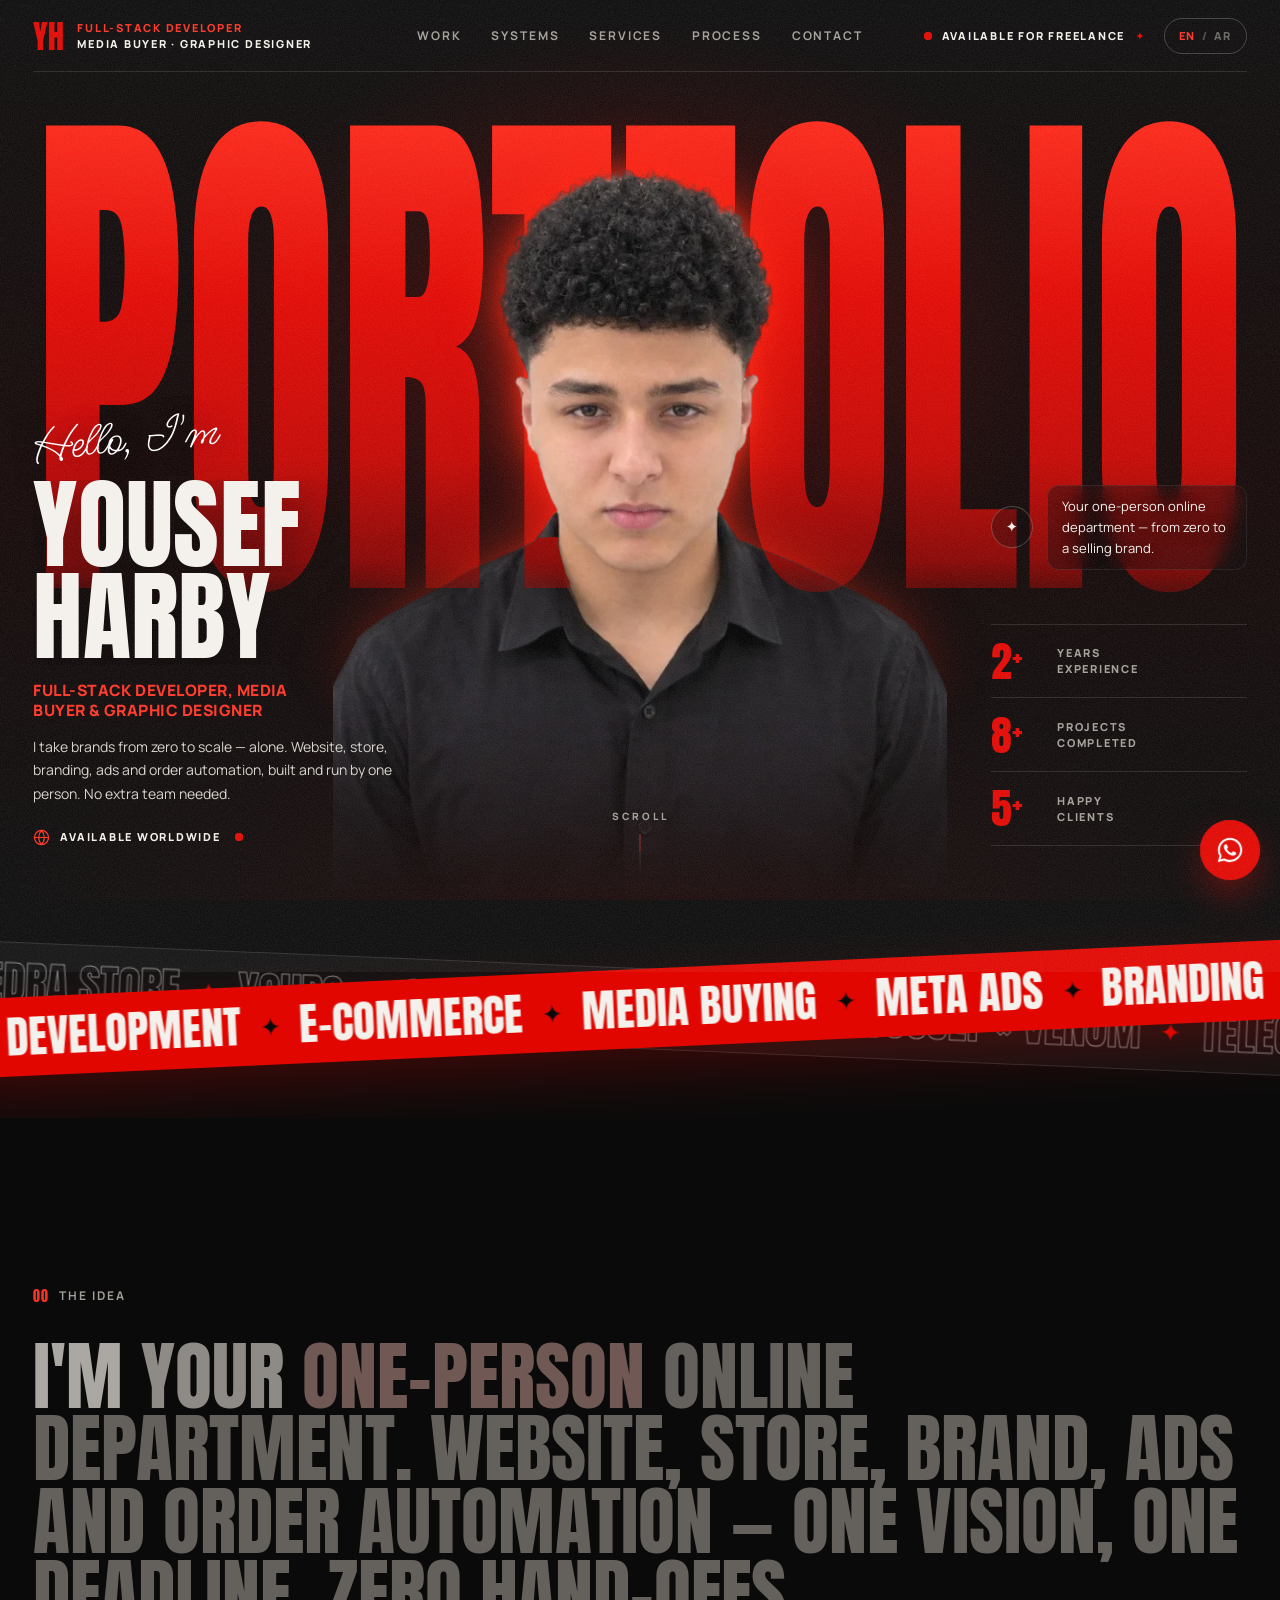
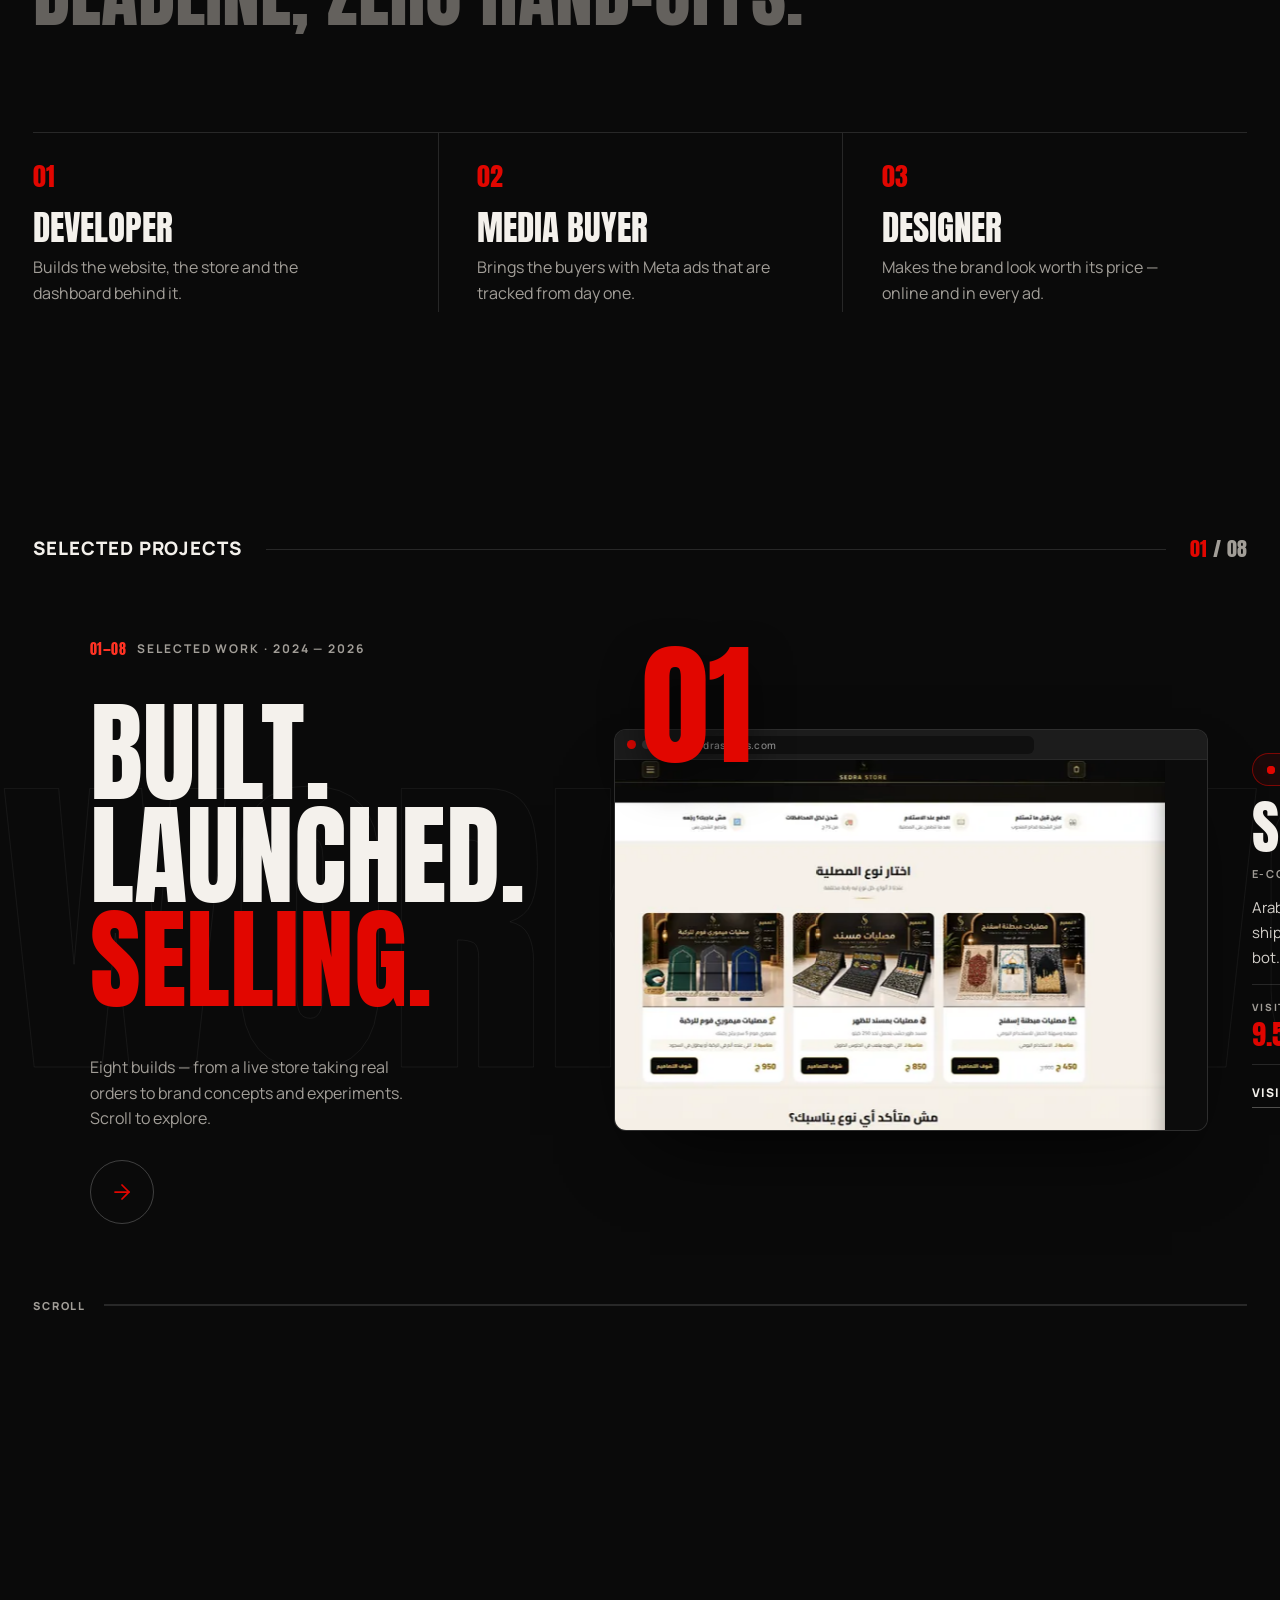
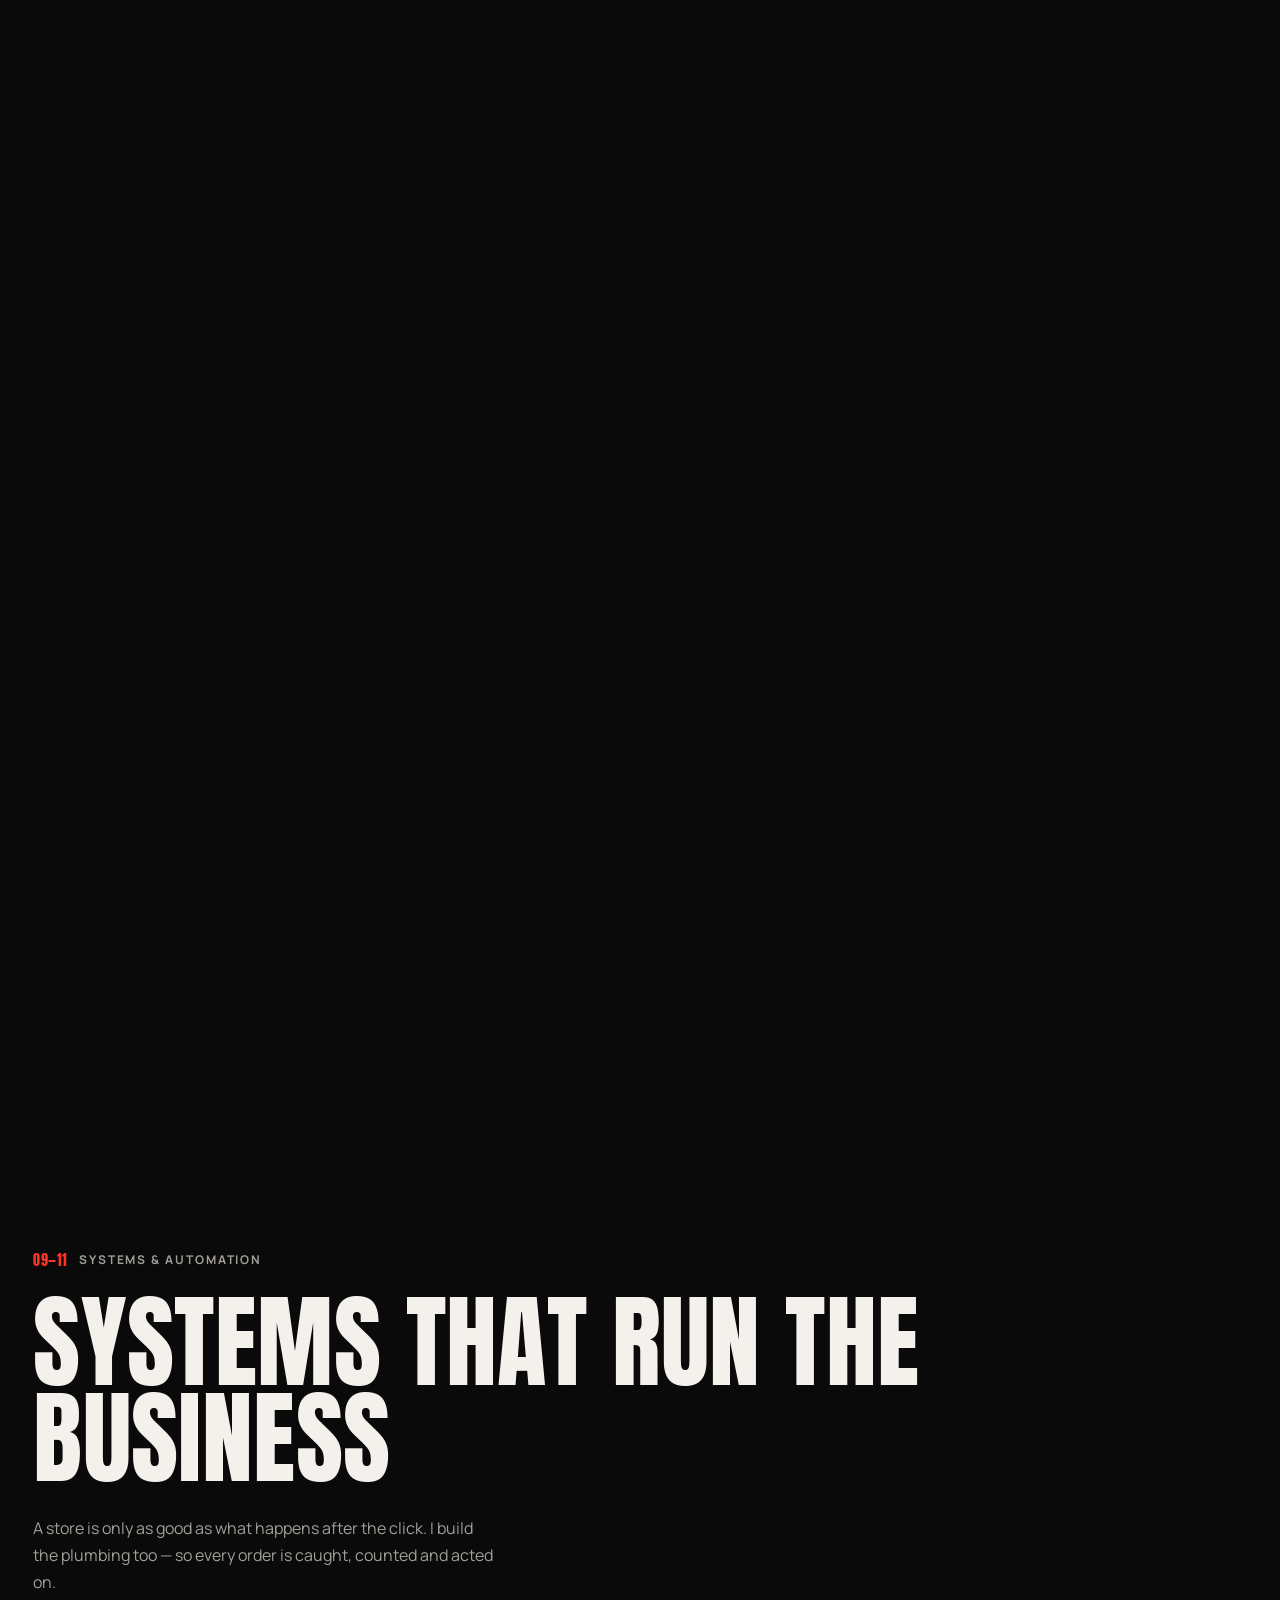
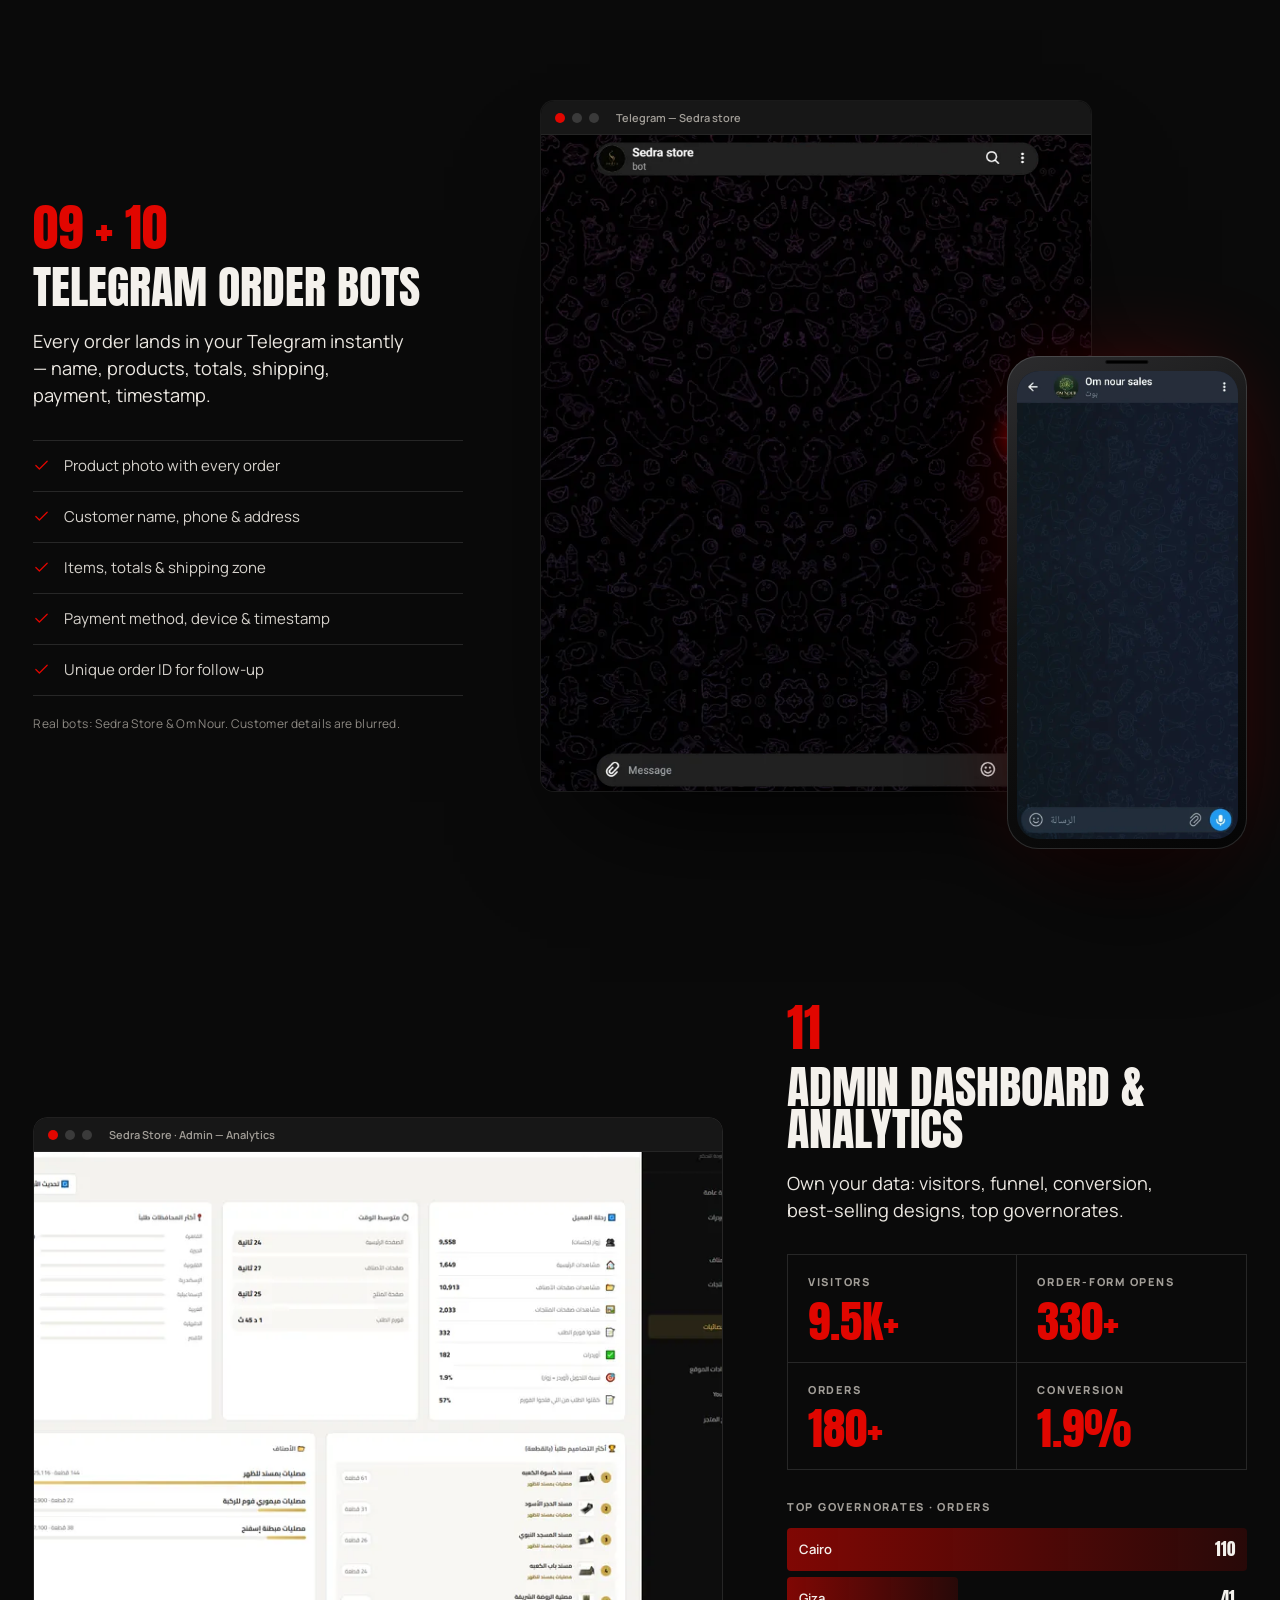
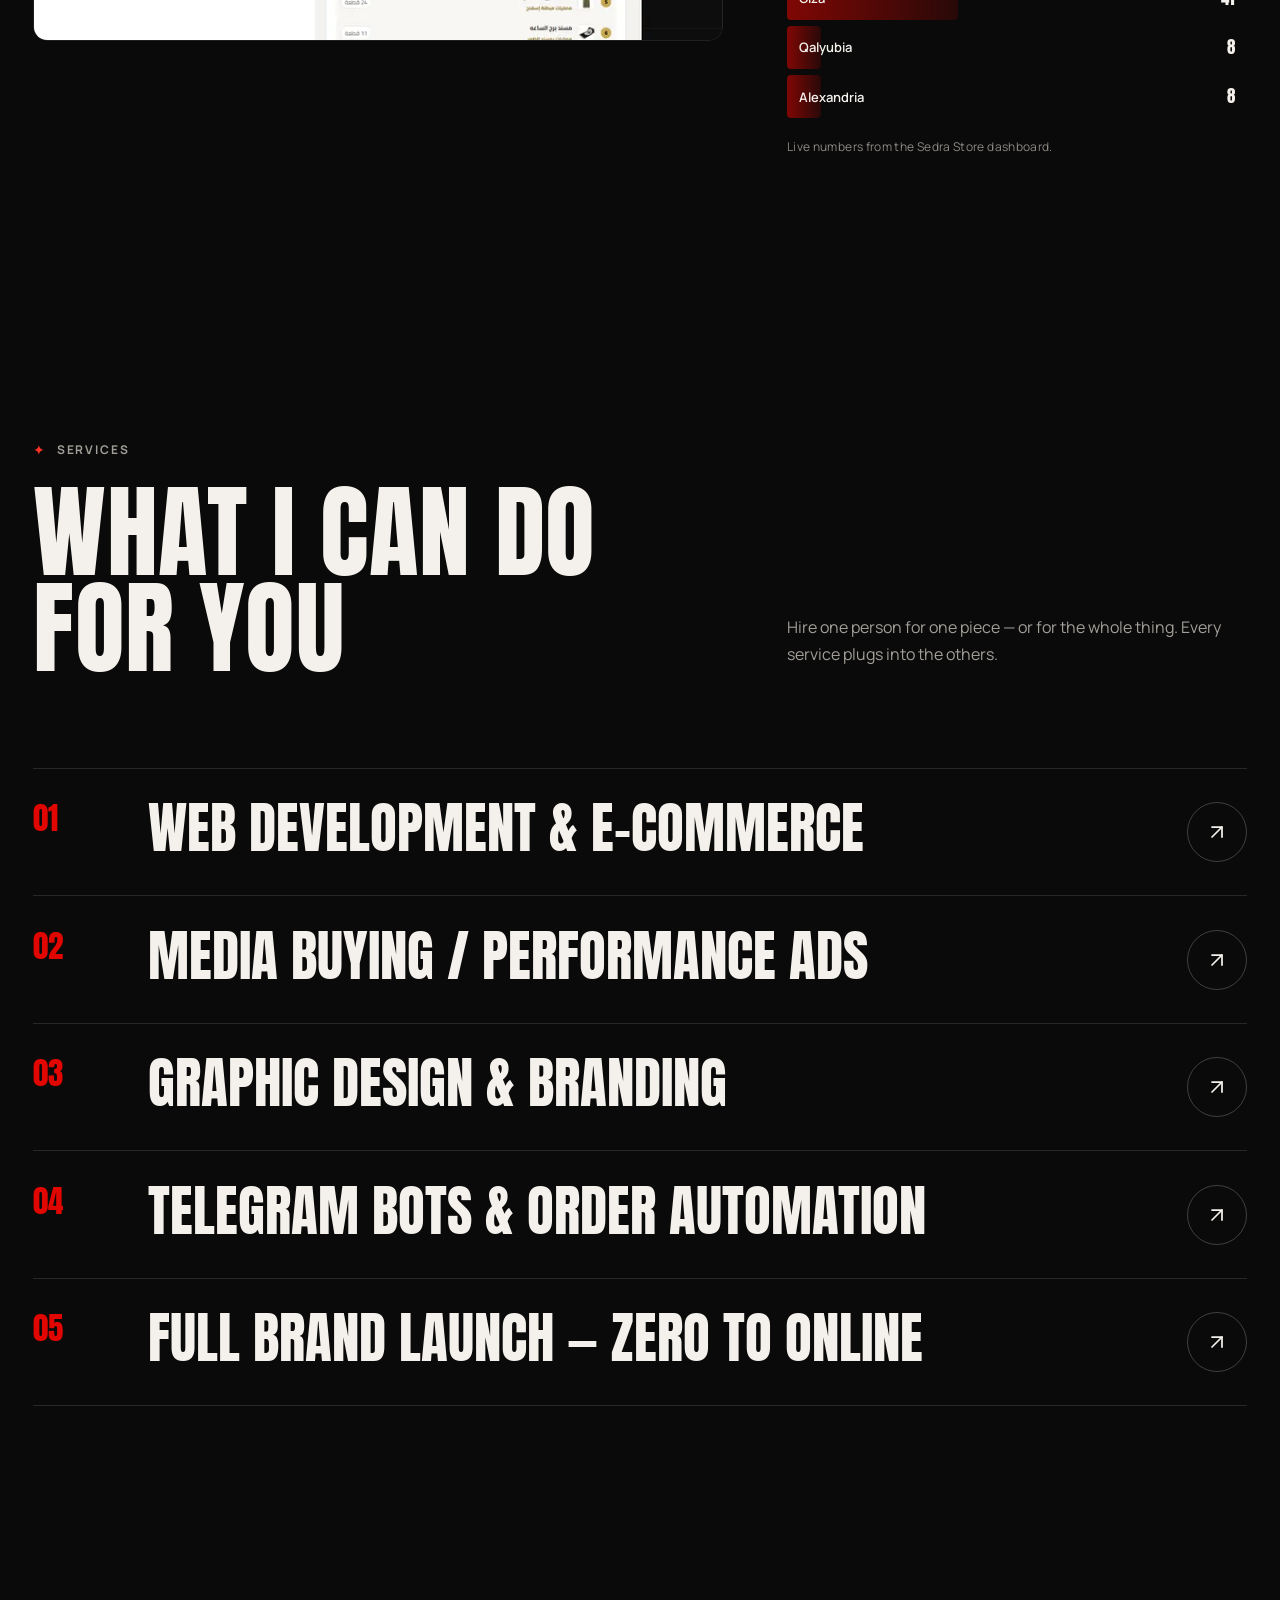
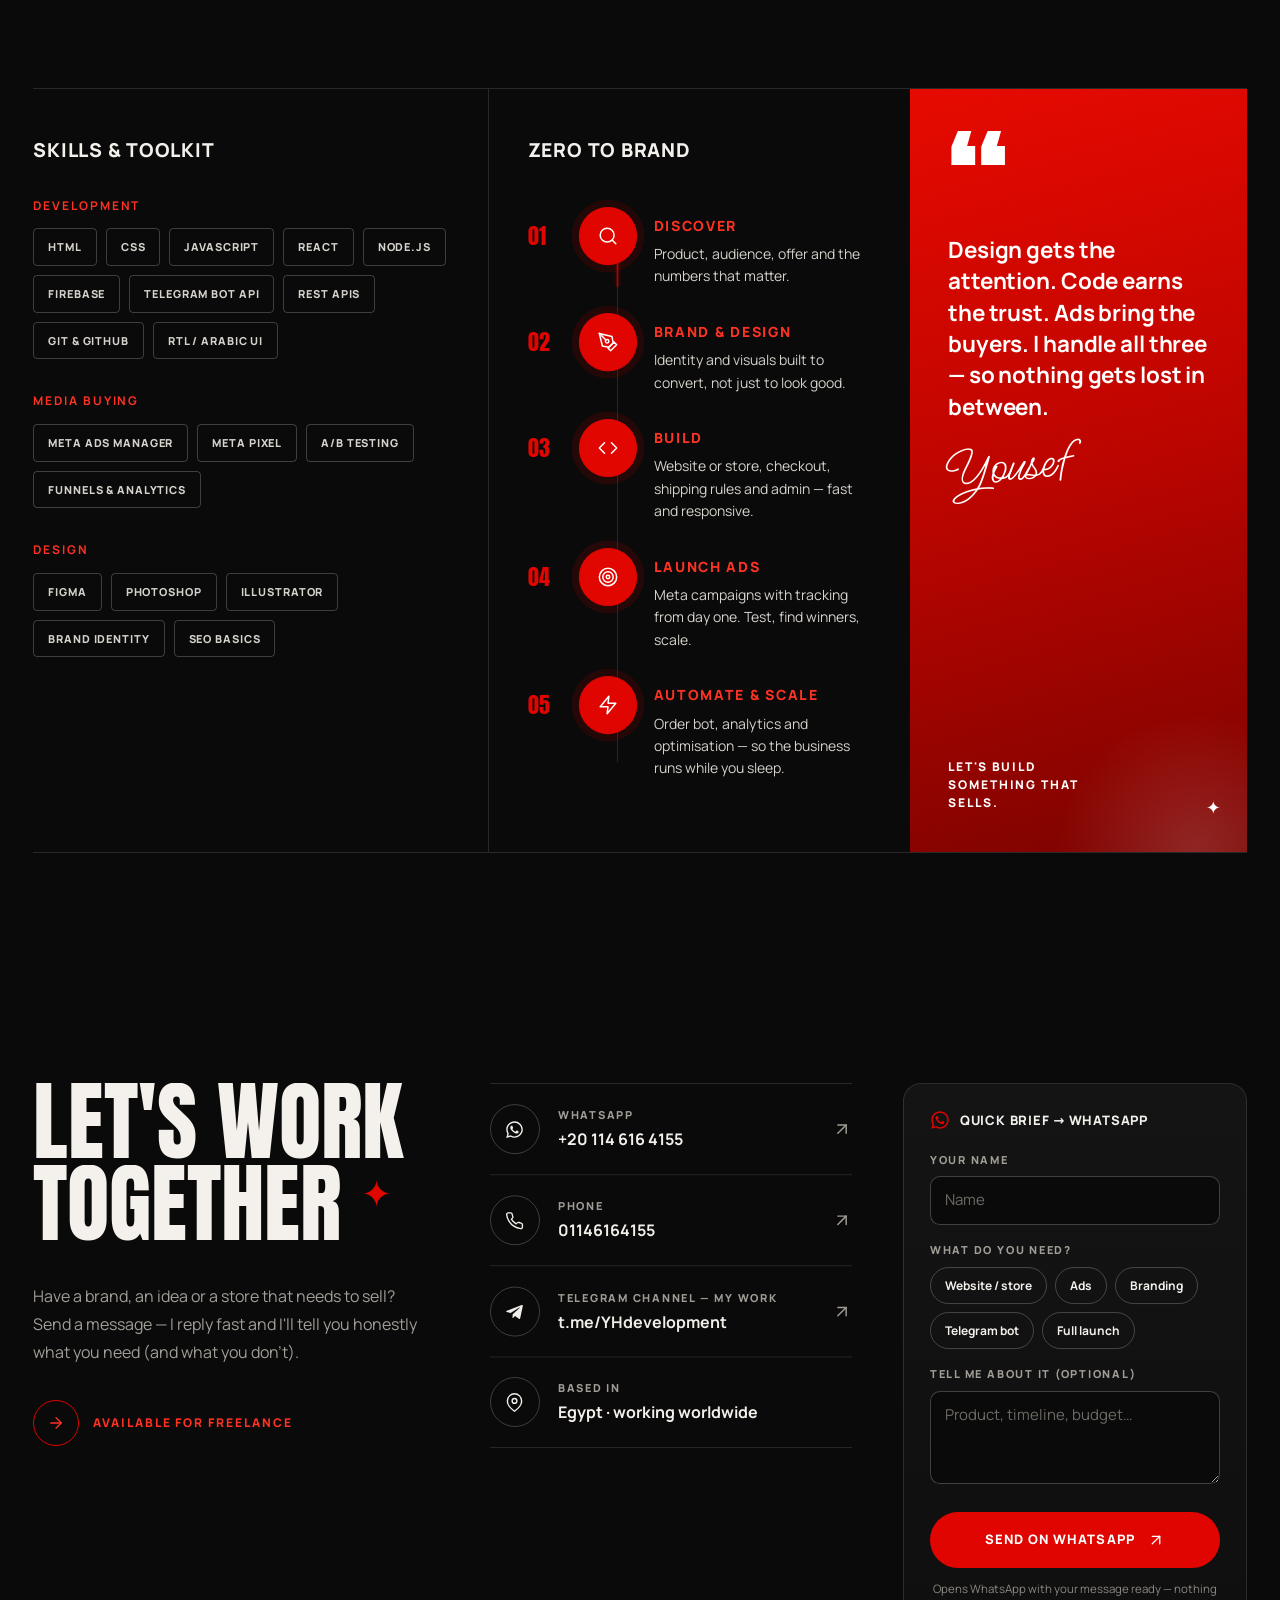
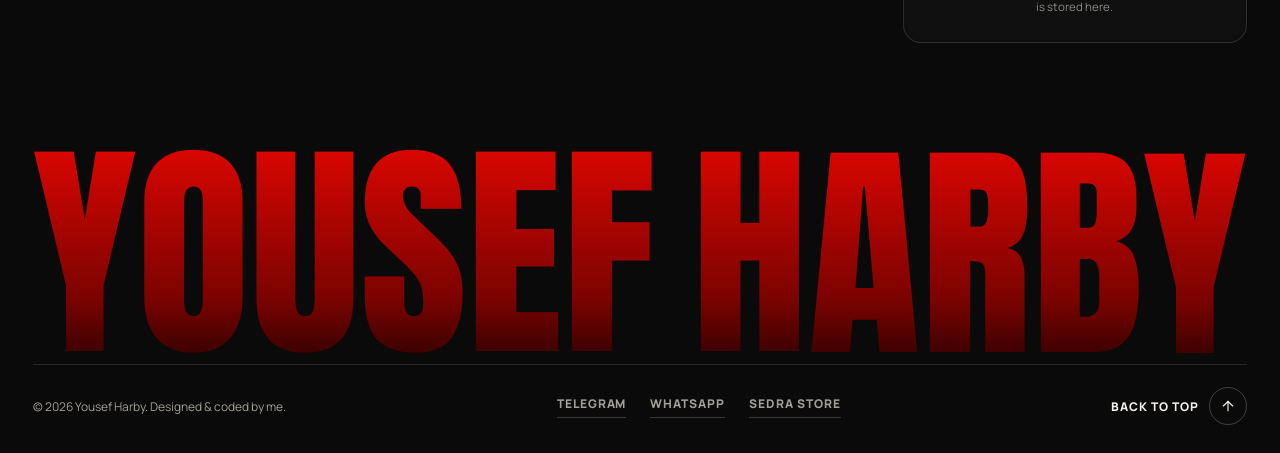
<file: index.html>
<!DOCTYPE html>
<html lang="en" dir="ltr">
<head>
  <meta charset="utf-8">
  <meta name="viewport" content="width=device-width, initial-scale=1, viewport-fit=cover">
  <title>Yousef Harby — Full-Stack Developer, Media Buyer &amp; Graphic Designer</title>
  <meta name="description" content="Yousef Harby takes brands from zero to scale — websites, online stores, branding, Meta ads and Telegram order automation, all by one person. Based in Egypt, working worldwide.">
  <meta name="author" content="Yousef Harby">
  <meta name="theme-color" content="#0a0a0a">
  <meta name="color-scheme" content="dark">
  <meta name="format-detection" content="telephone=no">

  <!-- Site URL = GitHub Pages of the repo yousefharby/Yousef. Change it here, in JSON-LD, robots.txt and sitemap.xml only if the site moves (custom domain / other repo). -->
  <link rel="canonical" href="https://yousefharby.github.io/Yousef/">
  <link rel="alternate" hreflang="en" href="https://yousefharby.github.io/Yousef/">
  <link rel="alternate" hreflang="ar" href="https://yousefharby.github.io/Yousef/?lang=ar">
  <link rel="alternate" hreflang="x-default" href="https://yousefharby.github.io/Yousef/">
  <meta property="og:type" content="website">
  <meta property="og:site_name" content="Yousef Harby">
  <meta property="og:title" content="Yousef Harby — Your one-person online department">
  <meta property="og:description" content="Website, store, branding, ads and order automation — from zero to scale, by one person.">
  <meta property="og:url" content="https://yousefharby.github.io/Yousef/">
  <meta property="og:image" content="https://yousefharby.github.io/Yousef/public/img/og-image.jpg">
  <meta property="og:image:width" content="1200">
  <meta property="og:image:height" content="630">
  <meta property="og:image:alt" content="Yousef Harby — Portfolio">
  <meta property="og:locale" content="en_US">
  <meta property="og:locale:alternate" content="ar_EG">
  <meta name="twitter:card" content="summary_large_image">
  <meta name="twitter:title" content="Yousef Harby — Your one-person online department">
  <meta name="twitter:description" content="Website, store, branding, ads and order automation — from zero to scale, by one person.">
  <meta name="twitter:image" content="https://yousefharby.github.io/Yousef/public/img/og-image.jpg">

  <link rel="icon" href="favicon.ico" sizes="32x32">
  <link rel="icon" href="public/icons/favicon.svg" type="image/svg+xml">
  <link rel="apple-touch-icon" href="public/icons/apple-touch-icon.png">
  <link rel="manifest" href="site.webmanifest">

  <link rel="preload" as="image" type="image/webp" href="public/img/yousef-cutout-960.webp" imagesrcset="public/img/yousef-cutout-640.webp 640w, public/img/yousef-cutout-960.webp 960w" imagesizes="(max-width: 767px) 96vw, 46vw" fetchpriority="high">

  <script>
    (function (d) {
      var h = d.documentElement; h.classList.add('js');
      try { var l = localStorage.getItem('yh-lang'); var q = new URLSearchParams(location.search).get('lang');
        if (q === 'ar' || q === 'en') l = q;
        if (l === 'ar') { h.lang = 'ar'; h.dir = 'rtl'; }
      } catch (e) {}
      if (window.matchMedia && matchMedia('(prefers-reduced-motion: reduce)').matches) h.classList.add('reduced-motion');
      // font preloads (http/https only — browsers block crossorigin preloads on file://)
      if (/^http/.test(location.protocol)) {
        var f = ['anton-latin-400', 'manrope-latin-wght'];
        if (h.lang === 'ar') f.push('alexandria-arabic-wght', 'aref-ruqaa-arabic-700');
        f.forEach(function (n) {
          var l = d.createElement('link'); l.rel = 'preload'; l.as = 'font'; l.type = 'font/woff2'; l.crossOrigin = 'anonymous';
          l.href = 'public/fonts/' + n + '.woff2'; d.head.appendChild(l);
        });
      }
    })(document);
  </script>
  <link rel="stylesheet" href="css/main.css">
  <noscript><style>.preloader, .cursor, .lang-wipe { display: none !important; }</style></noscript>

  <script type="application/ld+json">
  {
    "@context": "https://schema.org",
    "@type": "Person",
    "name": "Yousef Harby",
    "alternateName": "يوسف حربي",
    "jobTitle": ["Full-Stack Developer", "Media Buyer", "Graphic Designer"],
    "url": "https://yousefharby.github.io/Yousef/",
    "image": "https://yousefharby.github.io/Yousef/public/img/og-image.jpg",
    "telephone": "+201146164155",
    "address": { "@type": "PostalAddress", "addressCountry": "EG" },
    "sameAs": ["https://t.me/YHdevelopment", "https://sedrastores.com"],
    "knowsAbout": ["Web development", "E-commerce", "Media buying", "Meta Ads", "Graphic design", "Branding", "Telegram bots", "Order automation"]
  }
  </script>

  <script defer src="vendor/gsap/gsap.min.js"></script>
  <script defer src="vendor/gsap/ScrollTrigger.min.js"></script>
  <script defer src="vendor/gsap/SplitText.min.js"></script>
  <script defer src="vendor/lenis/lenis.min.js"></script>
  <script defer src="js/i18n.js"></script>
  <script defer src="js/data.js"></script>
  <script defer src="js/main.js"></script>
</head>
<body>
  <svg class="sprite" aria-hidden="true" focusable="false" xmlns="http://www.w3.org/2000/svg">
    <symbol id="i-arrow-ur" viewBox="0 0 24 24" fill="none" stroke="currentColor" stroke-width="1.75" stroke-linecap="round" stroke-linejoin="round"><line x1="7" y1="17" x2="17" y2="7"></line><polyline points="7 7 17 7 17 17"></polyline></symbol>
    <symbol id="i-arrow-r" viewBox="0 0 24 24" fill="none" stroke="currentColor" stroke-width="1.75" stroke-linecap="round" stroke-linejoin="round"><line x1="5" y1="12" x2="19" y2="12"></line><polyline points="12 5 19 12 12 19"></polyline></symbol>
    <symbol id="i-arrow-d" viewBox="0 0 24 24" fill="none" stroke="currentColor" stroke-width="1.75" stroke-linecap="round" stroke-linejoin="round"><line x1="12" y1="5" x2="12" y2="19"></line><polyline points="19 12 12 19 5 12"></polyline></symbol>
    <symbol id="i-arrow-u" viewBox="0 0 24 24" fill="none" stroke="currentColor" stroke-width="1.75" stroke-linecap="round" stroke-linejoin="round"><line x1="12" y1="19" x2="12" y2="5"></line><polyline points="5 12 12 5 19 12"></polyline></symbol>
    <symbol id="i-close" viewBox="0 0 24 24" fill="none" stroke="currentColor" stroke-width="1.75" stroke-linecap="round" stroke-linejoin="round"><line x1="18" y1="6" x2="6" y2="18"></line><line x1="6" y1="6" x2="18" y2="18"></line></symbol>
    <symbol id="i-phone" viewBox="0 0 24 24" fill="none" stroke="currentColor" stroke-width="1.75" stroke-linecap="round" stroke-linejoin="round"><path d="M22 16.92v3a2 2 0 0 1-2.18 2 19.79 19.79 0 0 1-8.63-3.07 19.5 19.5 0 0 1-6-6 19.79 19.79 0 0 1-3.07-8.67A2 2 0 0 1 4.11 2h3a2 2 0 0 1 2 1.72 12.84 12.84 0 0 0 .7 2.81 2 2 0 0 1-.45 2.11L8.09 9.91a16 16 0 0 0 6 6l1.27-1.27a2 2 0 0 1 2.11-.45 12.84 12.84 0 0 0 2.81.7A2 2 0 0 1 22 16.92z"></path></symbol>
    <symbol id="i-pin" viewBox="0 0 24 24" fill="none" stroke="currentColor" stroke-width="1.75" stroke-linecap="round" stroke-linejoin="round"><path d="M21 10c0 7-9 13-9 13s-9-6-9-13a9 9 0 0 1 18 0z"></path><circle cx="12" cy="10" r="3"></circle></symbol>
    <symbol id="i-send" viewBox="0 0 24 24" fill="none" stroke="currentColor" stroke-width="1.75" stroke-linecap="round" stroke-linejoin="round"><line x1="22" y1="2" x2="11" y2="13"></line><polygon points="22 2 15 22 11 13 2 9 22 2"></polygon></symbol>
    <symbol id="i-search" viewBox="0 0 24 24" fill="none" stroke="currentColor" stroke-width="1.75" stroke-linecap="round" stroke-linejoin="round"><circle cx="11" cy="11" r="8"></circle><line x1="21" y1="21" x2="16.65" y2="16.65"></line></symbol>
    <symbol id="i-pen" viewBox="0 0 24 24" fill="none" stroke="currentColor" stroke-width="1.75" stroke-linecap="round" stroke-linejoin="round"><path d="M12 19l7-7 3 3-7 7-3-3z"></path><path d="M18 13l-1.5-7.5L2 2l3.5 14.5L13 18l5-5z"></path><path d="M2 2l7.586 7.586"></path><circle cx="11" cy="11" r="2"></circle></symbol>
    <symbol id="i-code" viewBox="0 0 24 24" fill="none" stroke="currentColor" stroke-width="1.75" stroke-linecap="round" stroke-linejoin="round"><polyline points="16 18 22 12 16 6"></polyline><polyline points="8 6 2 12 8 18"></polyline></symbol>
    <symbol id="i-trend" viewBox="0 0 24 24" fill="none" stroke="currentColor" stroke-width="1.75" stroke-linecap="round" stroke-linejoin="round"><polyline points="23 6 13.5 15.5 8.5 10.5 1 18"></polyline><polyline points="17 6 23 6 23 12"></polyline></symbol>
    <symbol id="i-zap" viewBox="0 0 24 24" fill="none" stroke="currentColor" stroke-width="1.75" stroke-linecap="round" stroke-linejoin="round"><polygon points="13 2 3 14 12 14 11 22 21 10 12 10 13 2"></polygon></symbol>
    <symbol id="i-globe" viewBox="0 0 24 24" fill="none" stroke="currentColor" stroke-width="1.75" stroke-linecap="round" stroke-linejoin="round"><circle cx="12" cy="12" r="10"></circle><line x1="2" y1="12" x2="22" y2="12"></line><path d="M12 2a15.3 15.3 0 0 1 4 10 15.3 15.3 0 0 1-4 10 15.3 15.3 0 0 1-4-10 15.3 15.3 0 0 1 4-10z"></path></symbol>
    <symbol id="i-cpu" viewBox="0 0 24 24" fill="none" stroke="currentColor" stroke-width="1.75" stroke-linecap="round" stroke-linejoin="round"><rect x="4" y="4" width="16" height="16" rx="2" ry="2"></rect><rect x="9" y="9" width="6" height="6"></rect><line x1="9" y1="1" x2="9" y2="4"></line><line x1="15" y1="1" x2="15" y2="4"></line><line x1="9" y1="20" x2="9" y2="23"></line><line x1="15" y1="20" x2="15" y2="23"></line><line x1="20" y1="9" x2="23" y2="9"></line><line x1="20" y1="14" x2="23" y2="14"></line><line x1="1" y1="9" x2="4" y2="9"></line><line x1="1" y1="14" x2="4" y2="14"></line></symbol>
    <symbol id="i-layers" viewBox="0 0 24 24" fill="none" stroke="currentColor" stroke-width="1.75" stroke-linecap="round" stroke-linejoin="round"><polygon points="12 2 2 7 12 12 22 7 12 2"></polygon><polyline points="2 17 12 22 22 17"></polyline><polyline points="2 12 12 17 22 12"></polyline></symbol>
    <symbol id="i-target" viewBox="0 0 24 24" fill="none" stroke="currentColor" stroke-width="1.75" stroke-linecap="round" stroke-linejoin="round"><circle cx="12" cy="12" r="10"></circle><circle cx="12" cy="12" r="6"></circle><circle cx="12" cy="12" r="2"></circle></symbol>
    <symbol id="i-chart" viewBox="0 0 24 24" fill="none" stroke="currentColor" stroke-width="1.75" stroke-linecap="round" stroke-linejoin="round"><line x1="18" y1="20" x2="18" y2="10"></line><line x1="12" y1="20" x2="12" y2="4"></line><line x1="6" y1="20" x2="6" y2="14"></line></symbol>
    <symbol id="i-bag" viewBox="0 0 24 24" fill="none" stroke="currentColor" stroke-width="1.75" stroke-linecap="round" stroke-linejoin="round"><path d="M6 2L3 6v14a2 2 0 0 0 2 2h14a2 2 0 0 0 2-2V6l-3-4z"></path><line x1="3" y1="6" x2="21" y2="6"></line><path d="M16 10a4 4 0 0 1-8 0"></path></symbol>
    <symbol id="i-plus" viewBox="0 0 24 24" fill="none" stroke="currentColor" stroke-width="1.75" stroke-linecap="round" stroke-linejoin="round"><line x1="12" y1="5" x2="12" y2="19"></line><line x1="5" y1="12" x2="19" y2="12"></line></symbol>
    <symbol id="i-check" viewBox="0 0 24 24" fill="none" stroke="currentColor" stroke-width="1.75" stroke-linecap="round" stroke-linejoin="round"><polyline points="20 6 9 17 4 12"></polyline></symbol>
    <symbol id="i-monitor" viewBox="0 0 24 24" fill="none" stroke="currentColor" stroke-width="1.75" stroke-linecap="round" stroke-linejoin="round"><rect x="2" y="3" width="20" height="14" rx="2" ry="2"></rect><line x1="8" y1="21" x2="16" y2="21"></line><line x1="12" y1="17" x2="12" y2="21"></line></symbol>
    <symbol id="i-phone-device" viewBox="0 0 24 24" fill="none" stroke="currentColor" stroke-width="1.75" stroke-linecap="round" stroke-linejoin="round"><rect x="5" y="2" width="14" height="20" rx="2" ry="2"></rect><line x1="12" y1="18" x2="12.01" y2="18"></line></symbol>
    <symbol id="i-chev-l" viewBox="0 0 24 24" fill="none" stroke="currentColor" stroke-width="1.75" stroke-linecap="round" stroke-linejoin="round"><polyline points="15 18 9 12 15 6"></polyline></symbol>
    <symbol id="i-chev-r" viewBox="0 0 24 24" fill="none" stroke="currentColor" stroke-width="1.75" stroke-linecap="round" stroke-linejoin="round"><polyline points="9 18 15 12 9 6"></polyline></symbol>
    <symbol id="i-whatsapp" viewBox="0 0 448 512" fill="currentColor"><path d="M380.9 97.1C339 55.1 283.2 32 223.9 32c-122.4 0-222 99.6-222 222 0 39.1 10.2 77.3 29.6 111L0 480l117.7-30.9c32.4 17.7 68.9 27 106.1 27h.1c122.3 0 224.1-99.6 224.1-222 0-59.3-25.2-115-67.1-157zm-157 341.6c-33.2 0-65.7-8.9-94-25.7l-6.7-4-69.8 18.3L72 359.2l-4.4-7c-18.5-29.4-28.2-63.3-28.2-98.2 0-101.7 82.8-184.5 184.6-184.5 49.3 0 95.6 19.2 130.4 54.1 34.8 34.9 56.2 81.2 56.1 130.5 0 101.8-84.9 184.6-186.6 184.6zm101.2-138.2c-5.5-2.8-32.8-16.2-37.9-18-5.1-1.9-8.8-2.8-12.5 2.8-3.7 5.6-14.3 18-17.6 21.8-3.2 3.7-6.5 4.2-12 1.4-32.6-16.3-54-29.1-75.5-66-5.7-9.8 5.7-9.1 16.3-30.3 1.8-3.7.9-6.9-.5-9.7-1.4-2.8-12.5-30.1-17.1-41.2-4.5-10.8-9.1-9.3-12.5-9.5-3.2-.2-6.9-.2-10.6-.2-3.7 0-9.7 1.4-14.8 6.9-5.1 5.6-19.4 19-19.4 46.3 0 27.3 19.9 53.7 22.6 57.4 2.8 3.7 39.1 59.7 94.8 83.8 35.2 15.2 49 16.5 66.6 13.9 10.7-1.6 32.8-13.4 37.4-26.4 4.6-13 4.6-24.1 3.2-26.4-1.3-2.5-5-3.9-10.5-6.6z"></path></symbol>
    <symbol id="i-telegram" viewBox="0 0 448 512" fill="currentColor"><path d="M446.7 98.6l-67.6 318.8c-5.1 22.5-18.4 28.1-37.3 17.5l-103-75.9-49.7 47.8c-5.5 5.5-10.1 10.1-20.7 10.1l7.4-104.9 190.9-172.5c8.3-7.4-1.8-11.5-12.9-4.1L117.8 284 16.2 252.2c-22.1-6.9-22.5-22.1 4.6-32.7L418.2 66.4c18.4-6.9 34.5 4.1 28.5 32.2z"></path></symbol>
    <symbol id="i-yh" viewBox="0 0 1868 1760"><path d="M291 1760V1181L10 0H359L457 596L555 0H903L623 1181V1760Z M992 1760V0H1342V629H1508V0H1858V1760H1508V962H1342V1760Z"/></symbol>
  </svg>

  <a class="skip-link" href="#main" data-i18n="a11y.skip">Skip to content</a>

  <!-- ================= PRELOADER ================= -->
  <div class="preloader" id="preloader" aria-hidden="true">
    <div class="preloader__row">
      <span>Yousef Harby</span>
      <span class="preloader__year">Portfolio &copy; <span data-year>2026</span></span>
    </div>
    <svg class="preloader__mark" viewBox="0 0 1868 1760"><use href="#i-yh"/></svg>
    <div class="preloader__row preloader__row--bottom">
      <span class="preloader__label">Loading the department</span>
      <span class="preloader__count"><span class="preloader__num"><i class="is-off">0</i><i class="is-off">0</i><i>0</i></span><span class="preloader__pct">%</span></span>
    </div>
    <div class="preloader__bar"><span></span></div>
    <div class="preloader__wipe"></div>
  </div>

  <div class="lang-wipe" aria-hidden="true"><span class="lang-wipe__txt"></span></div>
  <div class="progress" aria-hidden="true"><span></span></div>
  <div class="grain" aria-hidden="true"></div>
  <div class="cursor" aria-hidden="true">
    <div class="cursor__ring"><span class="cursor__label" data-i18n="cursor.view">View</span></div>
    <div class="cursor__dot"></div>
  </div>

  <!-- ================= TOP BAR ================= -->
  <header class="topbar" id="topbar">
    <a class="topbar__brand" href="#top" aria-label="Yousef Harby — back to top" data-i18n-attr="aria-label:a11y.home">
      <svg class="yh-mark" viewBox="0 0 1868 1760" aria-hidden="true"><use href="#i-yh"/></svg>
      <span class="topbar__roles">
        <span class="topbar__role topbar__role--red" data-i18n="top.role1">Full-stack developer</span>
        <span class="topbar__role" data-i18n="top.role2">Media buyer · Graphic designer</span>
      </span>
    </a>
    <nav class="topbar__nav" aria-label="Primary" data-i18n-attr="aria-label:a11y.nav">
      <a class="nav-link" href="#work" data-i18n="nav.work">Work</a>
      <a class="nav-link" href="#systems" data-i18n="nav.systems">Systems</a>
      <a class="nav-link" href="#services" data-i18n="nav.services">Services</a>
      <a class="nav-link" href="#process" data-i18n="nav.process">Process</a>
      <a class="nav-link" href="#contact" data-i18n="nav.contact">Contact</a>
    </nav>
    <div class="topbar__right">
      <a class="topbar__avail" href="#contact" aria-label="Available for freelance — get in touch" data-i18n-attr="aria-label:top.availAria">
        <span class="pulse-dot" aria-hidden="true"></span>
        <span data-i18n="top.avail">Available for freelance</span>
        <span class="spark" aria-hidden="true">✦</span>
      </a>
      <button class="lang-toggle" type="button" aria-label="Switch language to Arabic" data-i18n-attr="aria-label:a11y.lang" data-magnetic>
        <span class="lang-toggle__opt" data-lang-opt="en">EN</span>
        <span class="lang-toggle__sep" aria-hidden="true">/</span>
        <span class="lang-toggle__opt" data-lang-opt="ar">AR</span>
      </button>
      <button class="menu-btn" type="button" aria-expanded="false" aria-controls="menu" aria-label="Open menu" data-i18n-attr="aria-label:a11y.menu">
        <span></span><span></span>
      </button>
    </div>
  </header>

  <!-- ================= MOBILE MENU ================= -->
  <div class="menu" id="menu" hidden>
    <nav class="menu__nav" aria-label="Mobile" data-i18n-attr="aria-label:a11y.mnav">
      <a class="menu__link" href="#work"><span class="menu__idx">01</span><span data-i18n="nav.work">Work</span></a>
      <a class="menu__link" href="#systems"><span class="menu__idx">02</span><span data-i18n="nav.systems">Systems</span></a>
      <a class="menu__link" href="#services"><span class="menu__idx">03</span><span data-i18n="nav.services">Services</span></a>
      <a class="menu__link" href="#process"><span class="menu__idx">04</span><span data-i18n="nav.process">Process</span></a>
      <a class="menu__link" href="#contact"><span class="menu__idx">05</span><span data-i18n="nav.contact">Contact</span></a>
    </nav>
    <div class="menu__foot">
      <a href="https://wa.me/201146164155" target="_blank" rel="noopener">WhatsApp ↗</a>
      <a href="https://t.me/YHdevelopment" target="_blank" rel="noopener">Telegram ↗</a>
      <a href="tel:+201146164155" dir="ltr">+20&nbsp;114&nbsp;616&nbsp;4155</a>
    </div>
  </div>

  <main id="main">
    <!-- ================= HERO ================= -->
    <section class="hero" id="top" data-bg="#0a0a0a" aria-labelledby="hero-name">
      <div class="hero__glow" aria-hidden="true"></div>
      <div class="hero__word hero__word--back" aria-hidden="true"><span class="hero__word-inner" dir="ltr">PORTFOLIO</span></div>

      <figure class="hero__portrait">
        <picture class="hero__halo" aria-hidden="true">
          <source type="image/webp" srcset="public/img/yousef-glow.webp">
          <img src="public/img/yousef-glow.png" alt="" width="320" height="372" decoding="async" fetchpriority="high">
        </picture>
        <picture>
          <source type="image/webp" srcset="public/img/yousef-cutout-640.webp 640w, public/img/yousef-cutout-960.webp 960w" sizes="(max-width: 767px) 96vw, 46vw">
          <img class="hero__photo" src="public/img/yousef-cutout-960.png" srcset="public/img/yousef-cutout-640.png 640w, public/img/yousef-cutout-960.png 960w" sizes="(max-width: 767px) 96vw, 46vw" width="959" height="1169" alt="Portrait of Yousef Harby in a black shirt" data-i18n-attr="alt:hero.alt" fetchpriority="high" decoding="async">
        </picture>
        <div class="hero__front" aria-hidden="true">
          <div class="hero__front-move">
            <div class="hero__word hero__word--front"><span class="hero__word-inner" dir="ltr">PORTFOLIO</span></div>
          </div>
        </div>
      </figure>

      <div class="hero__content">
        <div class="hero__intro">
          <p class="hero__hello" data-i18n="hero.hello">Hello, I'm</p>
          <h1 class="hero__name" id="hero-name" data-i18n="hero.name">Yousef<br>Harby</h1>
          <p class="hero__roles" data-i18n="hero.roles">Full-stack developer, media buyer &amp; graphic designer</p>
          <p class="hero__bio" data-i18n="hero.bio">I take brands from zero to scale — alone. Website, store, branding, ads and order automation, built and run by one person. No extra team needed.</p>
          <p class="hero__avail"><svg class="icon" aria-hidden="true"><use href="#i-globe"/></svg><span data-i18n="hero.avail">Available worldwide</span><span class="pulse-dot" aria-hidden="true"></span></p>
        </div>

        <aside class="hero__side" aria-label="At a glance" data-i18n-attr="aria-label:a11y.glance">
          <div class="hero__tagline">
            <span class="hero__spark" aria-hidden="true">✦</span>
            <p data-i18n="hero.tagline">Your one-person online department — from zero to a selling brand.</p>
          </div>
          <ul class="hero__stats">
            <!-- [EDIT] years of experience (placeholder) -->
            <li class="stat"><span class="stat__num"><span data-count="2">2</span><span class="stat__plus">+</span></span><span class="stat__label" data-i18n="hero.stat1">Years<br>experience</span></li>
            <!-- [EDIT] projects completed (8 = the distinct builds shown on this page) -->
            <li class="stat"><span class="stat__num"><span data-count="8">8</span><span class="stat__plus">+</span></span><span class="stat__label" data-i18n="hero.stat2">Projects<br>completed</span></li>
            <!-- [EDIT] happy clients (placeholder) -->
            <li class="stat"><span class="stat__num"><span data-count="5">5</span><span class="stat__plus">+</span></span><span class="stat__label" data-i18n="hero.stat3">Happy<br>clients</span></li>
          </ul>
        </aside>
      </div>

      <a class="hero__scroll" href="#work" aria-label="Scroll to selected projects" data-i18n-attr="aria-label:a11y.scroll">
        <span data-i18n="hero.scroll">Scroll</span>
        <span class="hero__scroll-line" aria-hidden="true"></span>
      </a>
    </section>

    <!-- ================= MARQUEE ================= -->
    <section class="marquee" aria-label="Skills" data-i18n-attr="aria-label:a11y.skills">
      <div class="marquee__band marquee__band--red">
        <div class="marquee__track" data-i18n="marquee.skills">
          <span>Web development</span><i>✦</i><span>E-commerce</span><i>✦</i><span>Media buying</span><i>✦</i><span>Meta ads</span><i>✦</i><span>Branding</span><i>✦</i><span>Graphic design</span><i>✦</i><span>Telegram bots</span><i>✦</i><span>Order automation</span><i>✦</i>
        </div>
      </div>
      <div class="marquee__band marquee__band--dark" aria-hidden="true">
        <div class="marquee__track marquee__track--reverse" dir="ltr">
          <span>Sedra Store</span><i>✦</i><span>YOURS</span><i>✦</i><span>Om Nour</span><i>✦</i><span>27 Juniors</span><i>✦</i><span>Yousef × Venom</span><i>✦</i><span>Telegram order bots</span><i>✦</i>
        </div>
      </div>
    </section>

    <!-- ================= IDEA ================= -->
    <section class="idea" id="about" data-bg="#0a0a0a" aria-labelledby="idea-title">
      <p class="label"><span class="label__idx">00</span><span data-i18n="idea.label">The idea</span></p>
      <h2 class="idea__statement" id="idea-title" data-i18n="idea.statement">I'm your <em>one-person</em> online department. Website, store, brand, ads and order automation — one vision, one deadline, zero hand-offs.</h2>
      <div class="idea__trio">
        <article class="idea__card" data-reveal="up">
          <span class="idea__idx">01</span>
          <h3 data-i18n="idea.t1">Developer</h3>
          <p data-i18n="idea.d1">Builds the website, the store and the dashboard behind it.</p>
        </article>
        <article class="idea__card" data-reveal="up">
          <span class="idea__idx">02</span>
          <h3 data-i18n="idea.t2">Media buyer</h3>
          <p data-i18n="idea.d2">Brings the buyers with Meta ads that are tracked from day one.</p>
        </article>
        <article class="idea__card" data-reveal="up">
          <span class="idea__idx">03</span>
          <h3 data-i18n="idea.t3">Designer</h3>
          <p data-i18n="idea.d3">Makes the brand look worth its price — online and in every ad.</p>
        </article>
      </div>
    </section>

    <!-- ================= SELECTED PROJECTS ================= -->
    <section class="work" id="work" data-bg="#0a0a0a" aria-labelledby="work-title">
      <div class="work__pin">
        <header class="work__head">
          <h2 class="work__title" id="work-title" data-i18n="work.title">Selected projects</h2>
          <span class="work__rule" aria-hidden="true"></span>
          <p class="work__count" aria-live="polite"><span class="work__current">01</span><span class="work__sep">/</span><span class="work__total">08</span></p>
        </header>

        <div class="work__viewport">
          <div class="work__bgword" aria-hidden="true" dir="ltr">WORK — WORK — WORK</div>
          <ol class="work__track">
            <li class="work__intro" data-num="01">
              <!-- [EDIT] year range -->
              <p class="label"><span class="label__idx">01—08</span><span data-i18n="work.introLabel">Selected work · 2024 — 2026</span></p>
              <p class="work__intro-big" data-i18n="work.introBig">Built.<br>Launched.<br><em>Selling.</em></p>
              <p class="work__intro-text" data-i18n="work.introText">Eight builds — from a live store taking real orders to brand concepts and experiments. Scroll to explore.</p>
              <span class="work__intro-arrow" aria-hidden="true"><svg class="icon"><use href="#i-arrow-r"/></svg></span>
            </li>

            <!-- 01 — flagship -->
            <li class="project project--featured" data-project="sedra-store" data-num="01">
              <div class="project__index" aria-hidden="true">01</div>
              <button class="project__frame" type="button" data-cursor="view" data-open-case="sedra-store" aria-label="Open case study: Sedra Store" data-i18n-attr="aria-label:work.open1">
                <span class="browser">
                  <span class="browser__bar" aria-hidden="true"><i></i><i></i><i></i><span class="browser__url">sedrastores.com</span></span>
                  <span class="browser__screen">
                    <picture>
                      <source type="image/webp" srcset="public/work/sedra-store-640.webp 640w, public/work/sedra-store-960.webp 960w, public/work/sedra-store-1265.webp 1265w" sizes="(max-width: 1023px) 90vw, 46vw">
                      <img src="public/work/sedra-store-960.jpg" srcset="public/work/sedra-store-640.jpg 640w, public/work/sedra-store-960.jpg 960w, public/work/sedra-store-1265.jpg 1265w" sizes="(max-width: 1023px) 90vw, 46vw" width="1265" height="897" loading="lazy" decoding="async" alt="Sedra Store homepage — Arabic prayer-mat store with three product categories" data-i18n-attr="alt:p1.alt">
                    </picture>
                    <span class="browser__glow" aria-hidden="true"></span>
                  </span>
                </span>
              </button>
              <div class="project__meta">
                <p class="project__live"><span class="pulse-dot" aria-hidden="true"></span><span data-i18n="work.live">Live · taking orders</span></p>
                <h3 class="project__title" data-i18n="p1.title">Sedra Store</h3>
                <p class="project__cat"><span data-i18n="p1.cat">E-commerce · Prayer mats</span> · <span class="project__year">2026</span></p>
                <p class="project__desc" data-i18n="p1.desc">Arabic e-commerce for prayer mats — order system, shipping logic, admin dashboard and a Telegram order bot.</p>
                <dl class="project__metrics">
                  <div><dt data-i18n="m.visitors">Visitors</dt><dd>9.5K+</dd></div>
                  <div><dt data-i18n="m.orders">Orders</dt><dd>180+</dd></div>
                  <div><dt data-i18n="m.cr">Conversion</dt><dd>1.9%</dd></div>
                </dl>
                <div class="project__links">
                  <a class="link-u" href="https://sedrastores.com" target="_blank" rel="noopener"><span data-i18n="work.visit">Visit site</span><svg class="icon" aria-hidden="true"><use href="#i-arrow-ur"/></svg></a>
                  <button class="link-u" type="button" data-open-case="sedra-store"><span data-i18n="work.case">Case study</span><svg class="icon icon--flip" aria-hidden="true"><use href="#i-arrow-r"/></svg></button>
                </div>
              </div>
            </li>

            <!-- 02 -->
            <li class="project" data-project="sedra-luxury" data-num="02">
              <div class="project__index" aria-hidden="true">02</div>
              <button class="project__frame" type="button" data-cursor="view" data-open-case="sedra-luxury" aria-label="Open case study: Sedra Stores luxury concept" data-i18n-attr="aria-label:work.open2">
                <span class="browser">
                  <span class="browser__bar" aria-hidden="true"><i></i><i></i><i></i><span class="browser__url">youdefharby407-blip.github.io/Sedra-Store</span></span>
                  <span class="browser__screen">
                    <picture>
                      <source type="image/webp" srcset="public/work/sedra-luxury-640.webp 640w, public/work/sedra-luxury-960.webp 960w, public/work/sedra-luxury-1265.webp 1265w" sizes="(max-width: 1023px) 90vw, 40vw">
                      <img src="public/work/sedra-luxury-960.jpg" srcset="public/work/sedra-luxury-640.jpg 640w, public/work/sedra-luxury-960.jpg 960w, public/work/sedra-luxury-1265.jpg 1265w" sizes="(max-width: 1023px) 90vw, 40vw" width="1265" height="897" loading="lazy" decoding="async" alt="Sedra Stores luxury concept — dark and gold hero reading Comfort in Every Prayer" data-i18n-attr="alt:p2.alt">
                    </picture>
                    <span class="browser__glow" aria-hidden="true"></span>
                  </span>
                </span>
              </button>
              <div class="project__meta">
                <div class="project__row">
                  <span class="project__num" aria-hidden="true">02</span>
                  <div class="project__heading">
                    <h3 class="project__title" data-i18n="p2.title">Sedra Stores — Luxury concept</h3>
                    <p class="project__cat"><span data-i18n="p2.cat">E-commerce · Concept</span> · <span class="project__year">2026</span><!-- [EDIT] year --></p>
                  </div>
                  <a class="project__visit" href="https://youdefharby407-blip.github.io/Sedra-Store/" target="_blank" rel="noopener" aria-label="Visit site: Sedra Stores concept (opens in a new tab)" data-i18n-attr="aria-label:work.visit2"><span data-i18n="work.visit">Visit site</span><svg class="icon" aria-hidden="true"><use href="#i-arrow-ur"/></svg></a>
                </div>
                <p class="project__desc project__desc--sm" data-i18n="p2.desc">A premium English storefront concept for the same brand — editorial, black and gold.</p>
                <div class="project__foot"><button class="link-u" type="button" data-open-case="sedra-luxury"><span data-i18n="work.case">Case study</span><svg class="icon icon--flip" aria-hidden="true"><use href="#i-arrow-r"/></svg></button></div>
              </div>
            </li>

            <!-- 03 -->
            <li class="project" data-project="yours-beauty" data-num="03">
              <div class="project__index" aria-hidden="true">03</div>
              <button class="project__frame" type="button" data-cursor="view" data-open-case="yours-beauty" aria-label="Open case study: YOURS Beauty Treatment" data-i18n-attr="aria-label:work.open3">
                <span class="browser">
                  <span class="browser__bar" aria-hidden="true"><i></i><i></i><i></i><span class="browser__url">yousefharby.github.io/yours</span></span>
                  <span class="browser__screen">
                    <picture>
                      <source type="image/webp" srcset="public/work/yours-beauty-640.webp 640w, public/work/yours-beauty-960.webp 960w, public/work/yours-beauty-1265.webp 1265w" sizes="(max-width: 1023px) 90vw, 40vw">
                      <img src="public/work/yours-beauty-960.jpg" srcset="public/work/yours-beauty-640.jpg 640w, public/work/yours-beauty-960.jpg 960w, public/work/yours-beauty-1265.jpg 1265w" sizes="(max-width: 1023px) 90vw, 40vw" width="1265" height="897" loading="lazy" decoding="async" alt="YOURS Beauty Treatment — Arabic hero of a luxury hair-care store with a salon backdrop" data-i18n-attr="alt:p3.alt">
                    </picture>
                    <span class="browser__glow" aria-hidden="true"></span>
                  </span>
                </span>
              </button>
              <div class="project__meta">
                <div class="project__row">
                  <span class="project__num" aria-hidden="true">03</span>
                  <div class="project__heading">
                    <h3 class="project__title" data-i18n="p3.title">YOURS Beauty Treatment</h3>
                    <p class="project__cat"><span data-i18n="p3.cat">E-commerce · Hair care · AR/EN</span> · <span class="project__year">2026</span><!-- [EDIT] year --></p>
                  </div>
                  <a class="project__visit" href="https://yousefharby.github.io/yours/" target="_blank" rel="noopener" aria-label="Visit site: YOURS Beauty Treatment (opens in a new tab)" data-i18n-attr="aria-label:work.visit3"><span data-i18n="work.visit">Visit site</span><svg class="icon" aria-hidden="true"><use href="#i-arrow-ur"/></svg></a>
                </div>
                <p class="project__desc project__desc--sm" data-i18n="p3.desc">A bilingual luxury hair-care store for a salon brand.</p>
                <div class="project__foot"><button class="link-u" type="button" data-open-case="yours-beauty"><span data-i18n="work.case">Case study</span><svg class="icon icon--flip" aria-hidden="true"><use href="#i-arrow-r"/></svg></button></div>
              </div>
            </li>

            <!-- 04 -->
            <li class="project" data-project="om-nour" data-num="04">
              <div class="project__index" aria-hidden="true">04</div>
              <button class="project__frame" type="button" data-cursor="view" data-open-case="om-nour" aria-label="Open case study: Om Nour" data-i18n-attr="aria-label:work.open4">
                <span class="browser">
                  <span class="browser__bar" aria-hidden="true"><i></i><i></i><i></i><span class="browser__url">youdefharby407-blip.github.io/Om-nour</span></span>
                  <span class="browser__screen">
                    <picture>
                      <source type="image/webp" srcset="public/work/om-nour-640.webp 640w, public/work/om-nour-960.webp 960w, public/work/om-nour-1265.webp 1265w" sizes="(max-width: 1023px) 90vw, 40vw">
                      <img src="public/work/om-nour-960.jpg" srcset="public/work/om-nour-640.jpg 640w, public/work/om-nour-960.jpg 960w, public/work/om-nour-1265.jpg 1265w" sizes="(max-width: 1023px) 90vw, 40vw" width="1265" height="897" loading="lazy" decoding="async" alt="Om Nour — dark green and gold hero for a luxury herbs brand" data-i18n-attr="alt:p4.alt">
                    </picture>
                    <span class="browser__glow" aria-hidden="true"></span>
                  </span>
                </span>
              </button>
              <div class="project__meta">
                <div class="project__row">
                  <span class="project__num" aria-hidden="true">04</span>
                  <div class="project__heading">
                    <h3 class="project__title" data-i18n="p4.title">Om Nour — Luxury Herbs</h3>
                    <p class="project__cat"><span data-i18n="p4.cat">E-commerce · Herbs · Order bot</span> · <span class="project__year">2026</span></p>
                  </div>
                  <a class="project__visit" href="https://youdefharby407-blip.github.io/Om-nour/" target="_blank" rel="noopener" aria-label="Visit site: Om Nour (opens in a new tab)" data-i18n-attr="aria-label:work.visit4"><span data-i18n="work.visit">Visit site</span><svg class="icon" aria-hidden="true"><use href="#i-arrow-ur"/></svg></a>
                </div>
                <p class="project__desc project__desc--sm" data-i18n="p4.desc">A luxury herbs store wired to its own Telegram order bot.</p>
                <div class="project__foot"><button class="link-u" type="button" data-open-case="om-nour"><span data-i18n="work.case">Case study</span><svg class="icon icon--flip" aria-hidden="true"><use href="#i-arrow-r"/></svg></button></div>
              </div>
            </li>

            <!-- 05 -->
            <li class="project" data-project="27-juniors" data-num="05">
              <div class="project__index" aria-hidden="true">05</div>
              <button class="project__frame" type="button" data-cursor="view" data-open-case="27-juniors" aria-label="Open case study: 27 Juniors" data-i18n-attr="aria-label:work.open5">
                <span class="browser">
                  <span class="browser__bar" aria-hidden="true"><i></i><i></i><i></i><span class="browser__url">yousefharby.github.io/Zmls</span></span>
                  <span class="browser__screen">
                    <picture>
                      <source type="image/webp" srcset="public/work/27-juniors-640.webp 640w, public/work/27-juniors-960.webp 960w, public/work/27-juniors-1265.webp 1265w" sizes="(max-width: 1023px) 90vw, 40vw">
                      <img src="public/work/27-juniors-960.jpg" srcset="public/work/27-juniors-640.jpg 640w, public/work/27-juniors-960.jpg 960w, public/work/27-juniors-1265.jpg 1265w" sizes="(max-width: 1023px) 90vw, 40vw" width="1265" height="897" loading="lazy" decoding="async" alt="27 Juniors — purple class community site with a large 27 Juniors title" data-i18n-attr="alt:p5.alt">
                    </picture>
                    <span class="browser__glow" aria-hidden="true"></span>
                  </span>
                </span>
              </button>
              <div class="project__meta">
                <div class="project__row">
                  <span class="project__num" aria-hidden="true">05</span>
                  <div class="project__heading">
                    <h3 class="project__title" data-i18n="p5.title">27 Juniors</h3>
                    <p class="project__cat"><span data-i18n="p5.cat">Community website · School class</span> · <span class="project__year">2025</span><!-- [EDIT] year --></p>
                  </div>
                  <a class="project__visit" href="https://yousefharby.github.io/Zmls/" target="_blank" rel="noopener" aria-label="Visit site: 27 Juniors (opens in a new tab)" data-i18n-attr="aria-label:work.visit5"><span data-i18n="work.visit">Visit site</span><svg class="icon" aria-hidden="true"><use href="#i-arrow-ur"/></svg></a>
                </div>
                <p class="project__desc project__desc--sm" data-i18n="p5.desc">A community site for a school class — students, teachers, gallery.</p>
                <div class="project__foot"><button class="link-u" type="button" data-open-case="27-juniors"><span data-i18n="work.case">Case study</span><svg class="icon icon--flip" aria-hidden="true"><use href="#i-arrow-r"/></svg></button></div>
              </div>
            </li>

            <!-- 06 -->
            <li class="project" data-project="yousef-venom" data-num="06">
              <div class="project__index" aria-hidden="true">06</div>
              <button class="project__frame" type="button" data-cursor="view" data-open-case="yousef-venom" aria-label="Open case study: Yousef × Venom" data-i18n-attr="aria-label:work.open6">
                <span class="browser">
                  <span class="browser__bar" aria-hidden="true"><i></i><i></i><i></i><span class="browser__url">youdefharby407-blip.github.io/Yousef-X-Venom</span></span>
                  <span class="browser__screen">
                    <picture>
                      <source type="image/webp" srcset="public/work/yousef-venom-640.webp 640w, public/work/yousef-venom-960.webp 960w, public/work/yousef-venom-1265.webp 1265w" sizes="(max-width: 1023px) 90vw, 40vw">
                      <img src="public/work/yousef-venom-960.jpg" srcset="public/work/yousef-venom-640.jpg 640w, public/work/yousef-venom-960.jpg 960w, public/work/yousef-venom-1265.jpg 1265w" sizes="(max-width: 1023px) 90vw, 40vw" width="1265" height="897" loading="lazy" decoding="async" alt="Yousef × Venom — red and black alter-ego page with a hover reveal portrait" data-i18n-attr="alt:p6.alt">
                    </picture>
                    <span class="browser__glow" aria-hidden="true"></span>
                  </span>
                </span>
              </button>
              <div class="project__meta">
                <div class="project__row">
                  <span class="project__num" aria-hidden="true">06</span>
                  <div class="project__heading">
                    <h3 class="project__title" data-i18n="p6.title">Yousef × Venom</h3>
                    <p class="project__cat"><span data-i18n="p6.cat">Creative · Interactive alter ego</span> · <span class="project__year">2026</span><!-- [EDIT] year --></p>
                  </div>
                  <a class="project__visit" href="https://youdefharby407-blip.github.io/Yousef-X-Venom/" target="_blank" rel="noopener" aria-label="Visit site: Yousef × Venom (opens in a new tab)" data-i18n-attr="aria-label:work.visit6"><span data-i18n="work.visit">Visit site</span><svg class="icon" aria-hidden="true"><use href="#i-arrow-ur"/></svg></a>
                </div>
                <p class="project__desc project__desc--sm" data-i18n="p6.desc">An interactive alter-ego page — hover to reveal the symbiote.</p>
                <div class="project__foot"><button class="link-u" type="button" data-open-case="yousef-venom"><span data-i18n="work.case">Case study</span><svg class="icon icon--flip" aria-hidden="true"><use href="#i-arrow-r"/></svg></button></div>
              </div>
            </li>

            <!-- 07 + 08 archive -->
            <li class="archive" data-project="archive" data-num="08">
              <div class="archive__head">
                <span class="project__num" aria-hidden="true">07—08</span>
                <div>
                  <h3 class="archive__title" data-i18n="work.archive">Archive</h3>
                  <p class="project__cat" data-i18n="work.archiveSub">Earlier portfolio versions</p>
                </div>
              </div>
              <div class="archive__cards">
                <article class="archive__card" data-project="portfolio-v1">
                  <button class="project__frame project__frame--sm" type="button" data-cursor="view" data-open-case="portfolio-v1" aria-label="Open: Portfolio v1 (gold)" data-i18n-attr="aria-label:work.open7">
                    <span class="browser">
                      <span class="browser__bar" aria-hidden="true"><i></i><i></i><i></i><span class="browser__url">…/My-Portfolio</span></span>
                      <span class="browser__screen">
                        <picture>
                          <source type="image/webp" srcset="public/work/portfolio-v1-640.webp 640w, public/work/portfolio-v1-960.webp 960w" sizes="(max-width: 1023px) 80vw, 24vw">
                          <img src="public/work/portfolio-v1-640.jpg" srcset="public/work/portfolio-v1-640.jpg 640w, public/work/portfolio-v1-960.jpg 960w" sizes="(max-width: 1023px) 80vw, 24vw" width="1265" height="897" loading="lazy" decoding="async" alt="Portfolio v1 — black and gold serif hero reading Yousef Harby" data-i18n-attr="alt:p7.alt">
                        </picture>
                        <span class="browser__glow" aria-hidden="true"></span>
                      </span>
                    </span>
                  </button>
                  <div class="archive__meta">
                    <span class="archive__idx">07</span>
                    <span class="archive__name" data-i18n="p7.title">Portfolio v1 — Gold</span>
                    <a class="project__visit project__visit--sm" href="https://youdefharby407-blip.github.io/My-Portfolio/" target="_blank" rel="noopener" aria-label="Visit site: Portfolio v1 (opens in a new tab)" data-i18n-attr="aria-label:work.visit7"><svg class="icon" aria-hidden="true"><use href="#i-arrow-ur"/></svg></a>
                  </div>
                </article>
                <article class="archive__card" data-project="portfolio-v3">
                  <button class="project__frame project__frame--sm" type="button" data-cursor="view" data-open-case="portfolio-v3" aria-label="Open: Portfolio v3 (neon)" data-i18n-attr="aria-label:work.open8">
                    <span class="browser">
                      <span class="browser__bar" aria-hidden="true"><i></i><i></i><i></i><span class="browser__url">…/My-Protifolio-3</span></span>
                      <span class="browser__screen">
                        <picture>
                          <source type="image/webp" srcset="public/work/portfolio-v3-640.webp 640w, public/work/portfolio-v3-960.webp 960w" sizes="(max-width: 1023px) 80vw, 24vw">
                          <img src="public/work/portfolio-v3-640.jpg" srcset="public/work/portfolio-v3-640.jpg 640w, public/work/portfolio-v3-960.jpg 960w" sizes="(max-width: 1023px) 80vw, 24vw" width="1265" height="897" loading="lazy" decoding="async" alt="Portfolio v3 — neon gradient hero reading Yousef Harby Creates Digital Experiences" data-i18n-attr="alt:p8.alt">
                        </picture>
                        <span class="browser__glow" aria-hidden="true"></span>
                      </span>
                    </span>
                  </button>
                  <div class="archive__meta">
                    <span class="archive__idx">08</span>
                    <span class="archive__name" data-i18n="p8.title">Portfolio v3 — Neon</span>
                    <a class="project__visit project__visit--sm" href="https://youdefharby407-blip.github.io/My-Protifolio-3/" target="_blank" rel="noopener" aria-label="Visit site: Portfolio v3 (opens in a new tab)" data-i18n-attr="aria-label:work.visit8"><svg class="icon" aria-hidden="true"><use href="#i-arrow-ur"/></svg></a>
                  </div>
                </article>
              </div>
            </li>

            <li class="work__outro" data-num="08">
              <p class="label"><span class="label__idx">→</span><span data-i18n="work.outroLabel">Next</span></p>
              <p class="work__outro-big" data-i18n="work.outroBig">Websites get the order.<br><em>Systems</em> make sure you never miss one.</p>
              <a class="btn btn--ghost" href="#systems" data-magnetic><span data-i18n="work.outroBtn">See the systems</span><svg class="icon" aria-hidden="true"><use href="#i-arrow-d"/></svg></a>
            </li>
          </ol>
        </div>

        <div class="work__foot">
          <span class="work__hint" data-i18n="work.hint">Scroll</span>
          <div class="work__progress" aria-hidden="true"><span></span></div>
          <span class="work__hint work__hint--swipe" data-i18n="work.swipe">Swipe</span>
        </div>
      </div>
    </section>

    <!-- ================= SYSTEMS & AUTOMATION ================= -->
    <section class="systems" id="systems" data-bg="#0b0a0b" aria-labelledby="systems-title">
      <header class="section-head">
        <p class="label"><span class="label__idx">09—11</span><span data-i18n="sys.label">Systems &amp; automation</span></p>
        <h2 class="h-display" id="systems-title" data-split data-i18n="sys.title">Systems that run the business</h2>
        <p class="section-lead" data-i18n="sys.lead">A store is only as good as what happens after the click. I build the plumbing too — so every order is caught, counted and acted on.</p>
      </header>

      <div class="bots">
        <div class="bots__copy">
          <p class="bots__idx" aria-hidden="true">09 + 10</p>
          <h3 class="h-sub" data-i18n="sys.botsTitle">Telegram order bots</h3>
          <p class="bots__lead" data-i18n="sys.botsLead">Every order lands in your Telegram instantly — name, products, totals, shipping, payment, timestamp.</p>
          <ul class="ticks">
            <li><svg class="icon" aria-hidden="true"><use href="#i-check"/></svg><span data-i18n="sys.b1">Product photo with every order</span></li>
            <li><svg class="icon" aria-hidden="true"><use href="#i-check"/></svg><span data-i18n="sys.b2">Customer name, phone &amp; address</span></li>
            <li><svg class="icon" aria-hidden="true"><use href="#i-check"/></svg><span data-i18n="sys.b3">Items, totals &amp; shipping zone</span></li>
            <li><svg class="icon" aria-hidden="true"><use href="#i-check"/></svg><span data-i18n="sys.b4">Payment method, device &amp; timestamp</span></li>
            <li><svg class="icon" aria-hidden="true"><use href="#i-check"/></svg><span data-i18n="sys.b5">Unique order ID for follow-up</span></li>
          </ul>
          <p class="note" data-i18n="sys.botsNote">Real bots: Sedra Store &amp; Om Nour. Customer details are blurred.</p>
        </div>

        <div class="bots__stage">
          <!-- desktop telegram (Sedra Store) -->
          <div class="tg-window" role="img" aria-label="Sedra Store Telegram bot receiving a new order with product photo, items, totals and shipping" data-i18n-attr="aria-label:sys.tgAlt1">
            <div class="tg-window__bar" aria-hidden="true"><i></i><i></i><i></i><span>Telegram — Sedra store</span></div>
            <div class="tg-window__screen">
              <picture class="tg-layer tg-sedra-header"><source type="image/webp" srcset="public/systems/tg-sedra-header.webp"><img src="public/systems/tg-sedra-header.png" alt="" width="605" height="49" loading="lazy" decoding="async"></picture>
              <picture class="tg-layer tg-sedra-bubble"><source type="image/webp" srcset="public/systems/tg-sedra-bubble.webp"><img src="public/systems/tg-sedra-bubble.png" alt="" width="422" height="763" loading="lazy" decoding="async"></picture>
              <picture class="tg-layer tg-sedra-input"><source type="image/webp" srcset="public/systems/tg-sedra-input.webp"><img src="public/systems/tg-sedra-input.png" alt="" width="601" height="48" loading="lazy" decoding="async"></picture>
              <div class="tg-toast" aria-hidden="true">
                <span class="tg-toast__icon"><svg class="icon"><use href="#i-telegram"/></svg></span>
                <span class="tg-toast__body"><b>Sedra store</b><span dir="rtl">🛍️ طلب جديد — سيدرا ستور</span><span class="tg-toast__meta" dir="rtl">رقم الطلب: SED-0194 · الإجمالي: 945 ج</span></span>
              </div>
            </div>
          </div>
          <!-- phone telegram (Om Nour) -->
          <div class="phone" role="img" aria-label="Om Nour Telegram bot on a phone receiving a new order message" data-i18n-attr="aria-label:sys.tgAlt2">
            <div class="phone__screen">
              <picture class="tg-layer tg-om-header"><source type="image/webp" srcset="public/systems/tg-omnour-header.webp"><img src="public/systems/tg-omnour-header.png" alt="" width="603" height="88" loading="lazy" decoding="async"></picture>
              <picture class="tg-layer tg-om-chip"><source type="image/webp" srcset="public/systems/tg-omnour-chip.webp"><img src="public/systems/tg-omnour-chip.png" alt="" width="104" height="43" loading="lazy" decoding="async"></picture>
              <picture class="tg-layer tg-om-bubble"><source type="image/webp" srcset="public/systems/tg-omnour-bubble.webp"><img src="public/systems/tg-omnour-bubble.png" alt="" width="534" height="575" loading="lazy" decoding="async"></picture>
              <picture class="tg-layer tg-om-input"><source type="image/webp" srcset="public/systems/tg-omnour-input.webp"><img src="public/systems/tg-omnour-input.png" alt="" width="587" height="98" loading="lazy" decoding="async"></picture>
              <div class="push" aria-hidden="true">
                <span class="push__icon"><svg class="icon"><use href="#i-telegram"/></svg></span>
                <span class="push__body">
                  <span class="push__top"><b>Om nour sales</b><small>now</small></span>
                  <span class="push__msg" dir="rtl">🛒 طلب جديد #0001 — Om Nour</span>
                </span>
              </div>
              <span class="phone__island" aria-hidden="true"></span>
            </div>
          </div>
          <span class="bots__ping" aria-hidden="true"></span>
        </div>
      </div>

      <div class="dash">
        <div class="dash__frame" data-reveal="mask">
          <div class="dash__bar" aria-hidden="true"><i></i><i></i><i></i><span data-i18n="sys.dashBar">Sedra Store · Admin — Analytics</span></div>
          <picture>
            <source type="image/webp" srcset="public/systems/sedra-dashboard-800.webp 800w, public/systems/sedra-dashboard-1265.webp 1265w" sizes="(max-width: 1023px) 92vw, 58vw">
            <img src="public/systems/sedra-dashboard-1265.jpg" srcset="public/systems/sedra-dashboard-800.jpg 800w, public/systems/sedra-dashboard-1265.jpg 1265w" sizes="(max-width: 1023px) 92vw, 58vw" width="1265" height="897" loading="lazy" decoding="async" alt="Sedra Store admin analytics: visitors, page views, order-form opens, orders, conversion rate, top governorates and best-selling designs" data-i18n-attr="alt:sys.dashAlt">
          </picture>
        </div>
        <div class="dash__copy">
          <p class="bots__idx" aria-hidden="true">11</p>
          <h3 class="h-sub" data-i18n="sys.dashTitle">Admin dashboard &amp; analytics</h3>
          <p class="bots__lead" data-i18n="sys.dashLead">Own your data: visitors, funnel, conversion, best-selling designs, top governorates.</p>
          <dl class="kpis">
            <div class="kpi"><dt data-i18n="m.visitors">Visitors</dt><dd><span data-count="9.5" data-decimals="1">9.5</span>K+</dd></div>
            <div class="kpi"><dt data-i18n="m.forms">Order-form opens</dt><dd><span data-count="330">330</span>+</dd></div>
            <div class="kpi"><dt data-i18n="m.orders">Orders</dt><dd><span data-count="180">180</span>+</dd></div>
            <div class="kpi"><dt data-i18n="m.cr">Conversion</dt><dd><span data-count="1.9" data-decimals="1">1.9</span>%</dd></div>
          </dl>
          <div class="gov">
            <p class="gov__title" data-i18n="sys.gov">Top governorates · orders</p>
            <ul class="gov__list">
              <li style="--w:100%"><span data-i18n="gov.cairo">Cairo</span><b>110</b></li>
              <li style="--w:37.3%"><span data-i18n="gov.giza">Giza</span><b>41</b></li>
              <li style="--w:7.3%"><span data-i18n="gov.qalyubia">Qalyubia</span><b>8</b></li>
              <li style="--w:7.3%"><span data-i18n="gov.alex">Alexandria</span><b>8</b></li>
            </ul>
          </div>
          <p class="note" data-i18n="sys.dashNote">Live numbers from the Sedra Store dashboard.</p>
        </div>
      </div>
    </section>

    <!-- ================= SERVICES ================= -->
    <section class="services" id="services" data-bg="#0a0a0a" aria-labelledby="services-title">
      <header class="section-head section-head--row">
        <div>
          <p class="label"><span class="label__idx">✦</span><span data-i18n="svc.label">Services</span></p>
          <h2 class="h-display" id="services-title" data-split data-i18n="svc.title">What I can do for you</h2>
        </div>
        <p class="section-lead" data-i18n="svc.lead">Hire one person for one piece — or for the whole thing. Every service plugs into the others.</p>
      </header>

      <ol class="svc-list">
        <li class="svc" data-preview="public/work/sedra-store-640.webp" tabindex="0">
          <span class="svc__idx">01</span>
          <div class="svc__main">
            <h3 class="svc__title" data-i18n="svc.t1">Web development &amp; e-commerce</h3>
            <div class="svc__body"><div>
              <p data-i18n="svc.d1">Fast, conversion-focused websites and online stores — Arabic (RTL) or English — with cart, checkout, shipping rules and an admin dashboard you'll actually use.</p>
              <ul class="svc__tags" data-i18n="svc.g1"><li>Online stores</li><li>Landing pages</li><li>Admin dashboards</li><li>AR / EN</li></ul>
            </div></div>
          </div>
          <span class="svc__arrow" aria-hidden="true"><svg class="icon"><use href="#i-arrow-ur"/></svg></span>
        </li>
        <li class="svc" data-preview="public/systems/sedra-dashboard-800.webp" tabindex="0">
          <span class="svc__idx">02</span>
          <div class="svc__main">
            <h3 class="svc__title" data-i18n="svc.t2">Media buying / performance ads</h3>
            <div class="svc__body"><div>
              <p data-i18n="svc.d2">Meta (Facebook &amp; Instagram) campaigns planned around your margins — audiences, creatives, pixel tracking, testing and scaling what works.</p>
              <ul class="svc__tags" data-i18n="svc.g2"><li>Campaign strategy</li><li>Ad creatives</li><li>Pixel &amp; tracking</li><li>Reporting</li></ul>
            </div></div>
          </div>
          <span class="svc__arrow" aria-hidden="true"><svg class="icon"><use href="#i-arrow-ur"/></svg></span>
        </li>
        <li class="svc" data-preview="public/work/sedra-luxury-640.webp" tabindex="0">
          <span class="svc__idx">03</span>
          <div class="svc__main">
            <h3 class="svc__title" data-i18n="svc.t3">Graphic design &amp; branding</h3>
            <div class="svc__body"><div>
              <p data-i18n="svc.d3">Logos, visual identity, social media designs and ad creatives that make a small brand look established from day one.</p>
              <ul class="svc__tags" data-i18n="svc.g3"><li>Logo &amp; identity</li><li>Social media designs</li><li>Ad creatives</li><li>Product visuals</li></ul>
            </div></div>
          </div>
          <span class="svc__arrow" aria-hidden="true"><svg class="icon"><use href="#i-arrow-ur"/></svg></span>
        </li>
        <li class="svc" data-preview="public/systems/tg-sedra-bubble.webp" tabindex="0">
          <span class="svc__idx">04</span>
          <div class="svc__main">
            <h3 class="svc__title" data-i18n="svc.t4">Telegram bots &amp; order automation</h3>
            <div class="svc__body"><div>
              <p data-i18n="svc.d4">Every order lands in your Telegram the second it's placed — product image, customer data, totals, shipping, payment method and timestamp.</p>
              <ul class="svc__tags" data-i18n="svc.g4"><li>Order bots</li><li>Instant notifications</li><li>Order IDs</li><li>Analytics</li></ul>
            </div></div>
          </div>
          <span class="svc__arrow" aria-hidden="true"><svg class="icon"><use href="#i-arrow-ur"/></svg></span>
        </li>
        <li class="svc" data-preview="public/work/yours-beauty-640.webp" tabindex="0">
          <span class="svc__idx">05</span>
          <div class="svc__main">
            <h3 class="svc__title" data-i18n="svc.t5">Full brand launch — zero to online</h3>
            <div class="svc__body"><div>
              <p data-i18n="svc.d5">The whole department in one person: brand, website, store, ads and automation — launched and running without hiring a team.</p>
              <ul class="svc__tags" data-i18n="svc.g5"><li>Brand + store</li><li>Ads + tracking</li><li>Order bot</li><li>One point of contact</li></ul>
            </div></div>
          </div>
          <span class="svc__arrow" aria-hidden="true"><svg class="icon"><use href="#i-arrow-ur"/></svg></span>
        </li>
      </ol>
      <div class="svc-preview" aria-hidden="true"><img alt="" src="[data-uri]" width="640" height="454"></div>
    </section>

    <!-- ================= SKILLS + PROCESS + QUOTE ================= -->
    <section class="about" id="process" data-bg="#0d0707" aria-label="Skills, process and philosophy" data-i18n-attr="aria-label:a11y.about">
      <div class="about__grid">
        <div class="about__col about__skills">
          <h2 class="about__title" data-i18n="skills.title">Skills &amp; toolkit</h2>
          <div class="skill-group">
            <h3 class="label label--red" data-i18n="skills.dev">Development</h3>
            <ul class="chips">
              <li>HTML</li><li>CSS</li><li>JavaScript</li><li>React</li><li>Node.js</li><li>Firebase</li><li>Telegram Bot API</li><li>REST APIs</li><li>Git &amp; GitHub</li><li data-i18n="skills.rtl">RTL / Arabic UI</li>
            </ul>
          </div>
          <div class="skill-group">
            <h3 class="label label--red" data-i18n="skills.ads">Media buying</h3>
            <ul class="chips">
              <li>Meta Ads Manager</li><li>Meta Pixel</li><li data-i18n="skills.testing">A/B testing</li><li data-i18n="skills.funnels">Funnels &amp; analytics</li>
            </ul>
          </div>
          <div class="skill-group">
            <h3 class="label label--red" data-i18n="skills.design">Design</h3>
            <ul class="chips">
              <li>Figma</li><li>Photoshop</li><li>Illustrator</li><li data-i18n="skills.brand">Brand identity</li><li data-i18n="skills.seo">SEO basics</li>
            </ul>
          </div>
          <!-- [EDIT] Optional education block — uncomment and fill in if you want it
          <div class="skill-group">
            <h3 class="label label--red">Education</h3>
            <p class="edu"><b>Degree / course name</b><span>School · Year</span></p>
          </div>
          -->
        </div>

        <div class="about__col about__process">
          <h2 class="about__title" data-i18n="process.title">Zero to brand</h2>
          <ol class="process">
            <li class="process__line" aria-hidden="true"><span></span></li>
            <li class="step">
              <span class="step__num">01</span>
              <span class="step__icon" aria-hidden="true"><svg class="icon"><use href="#i-search"/></svg></span>
              <div class="step__txt"><h3 data-i18n="process.t1">Discover</h3><p data-i18n="process.d1">Product, audience, offer and the numbers that matter.</p></div>
            </li>
            <li class="step">
              <span class="step__num">02</span>
              <span class="step__icon" aria-hidden="true"><svg class="icon"><use href="#i-pen"/></svg></span>
              <div class="step__txt"><h3 data-i18n="process.t2">Brand &amp; design</h3><p data-i18n="process.d2">Identity and visuals built to convert, not just to look good.</p></div>
            </li>
            <li class="step">
              <span class="step__num">03</span>
              <span class="step__icon" aria-hidden="true"><svg class="icon"><use href="#i-code"/></svg></span>
              <div class="step__txt"><h3 data-i18n="process.t3">Build</h3><p data-i18n="process.d3">Website or store, checkout, shipping rules and admin — fast and responsive.</p></div>
            </li>
            <li class="step">
              <span class="step__num">04</span>
              <span class="step__icon" aria-hidden="true"><svg class="icon"><use href="#i-target"/></svg></span>
              <div class="step__txt"><h3 data-i18n="process.t4">Launch ads</h3><p data-i18n="process.d4">Meta campaigns with tracking from day one. Test, find winners, scale.</p></div>
            </li>
            <li class="step">
              <span class="step__num">05</span>
              <span class="step__icon" aria-hidden="true"><svg class="icon"><use href="#i-zap"/></svg></span>
              <div class="step__txt"><h3 data-i18n="process.t5">Automate &amp; scale</h3><p data-i18n="process.d5">Order bot, analytics and optimisation — so the business runs while you sleep.</p></div>
            </li>
          </ol>
        </div>

        <aside class="about__quote" aria-label="Philosophy" data-i18n-attr="aria-label:a11y.quote">
          <span class="quote__mark" aria-hidden="true">“</span>
          <blockquote class="quote__text" data-i18n="quote.text">Design gets the attention. Code earns the trust. Ads bring the buyers. I handle all three — so nothing gets lost in between.</blockquote>
          <p class="quote__sign" data-i18n="quote.sign">Yousef</p>
          <p class="quote__cta" data-i18n="quote.cta">Let's build something that sells.</p>
          <span class="quote__spark" aria-hidden="true">✦</span>
        </aside>
      </div>
    </section>

    <!-- ================= CONTACT ================= -->
    <section class="contact" id="contact" data-bg="#0a0a0a" aria-labelledby="contact-title">
      <div class="contact__grid">
        <div class="contact__left">
          <h2 class="contact__title" id="contact-title" data-split data-i18n="contact.title">Let's work<br><span class="nowrap">together <span class="spark">✦</span></span></h2>
          <p class="contact__text" data-i18n="contact.text">Have a brand, an idea or a store that needs to sell? Send a message — I reply fast and I'll tell you honestly what you need (and what you don't).</p>
          <a class="contact__status" href="https://wa.me/201146164155" target="_blank" rel="noopener" data-magnetic>
            <span class="contact__status-ico"><svg class="icon icon--flip" aria-hidden="true"><use href="#i-arrow-r"/></svg></span>
            <span data-i18n="top.avail">Available for freelance</span>
          </a>
        </div>

        <ul class="contact__list">
          <li><a class="contact__item" href="https://wa.me/201146164155" target="_blank" rel="noopener">
            <span class="contact__ico"><svg class="icon" aria-hidden="true"><use href="#i-whatsapp"/></svg></span>
            <span class="contact__lbl"><small>WhatsApp</small><span dir="ltr">+20&nbsp;114&nbsp;616&nbsp;4155</span></span>
            <svg class="icon contact__go" aria-hidden="true"><use href="#i-arrow-ur"/></svg></a></li>
          <li><a class="contact__item" href="tel:+201146164155">
            <span class="contact__ico"><svg class="icon" aria-hidden="true"><use href="#i-phone"/></svg></span>
            <span class="contact__lbl"><small data-i18n="contact.phone">Phone</small><span dir="ltr">01146164155</span></span>
            <svg class="icon contact__go" aria-hidden="true"><use href="#i-arrow-ur"/></svg></a></li>
          <li><a class="contact__item" href="https://t.me/YHdevelopment" target="_blank" rel="noopener">
            <span class="contact__ico"><svg class="icon" aria-hidden="true"><use href="#i-telegram"/></svg></span>
            <span class="contact__lbl"><small data-i18n="contact.tg">Telegram channel — my work</small><span dir="ltr">t.me/YHdevelopment</span></span>
            <svg class="icon contact__go" aria-hidden="true"><use href="#i-arrow-ur"/></svg></a></li>
          <li><div class="contact__item contact__item--static">
            <span class="contact__ico"><svg class="icon" aria-hidden="true"><use href="#i-pin"/></svg></span>
            <!-- [EDIT] city (optional) -->
            <span class="contact__lbl"><small data-i18n="contact.base">Based in</small><span data-i18n="contact.where">Egypt · working worldwide</span></span>
          </div></li>
        </ul>

        <form class="brief" id="brief" novalidate>
          <p class="brief__title"><svg class="icon" aria-hidden="true"><use href="#i-whatsapp"/></svg><span data-i18n="brief.title">Quick brief → WhatsApp</span></p>
          <label class="field">
            <span data-i18n="brief.name">Your name</span>
            <input type="text" name="name" autocomplete="name" maxlength="60" placeholder="Name" data-i18n-attr="placeholder:brief.namePh">
          </label>
          <fieldset class="field">
            <legend data-i18n="brief.need">What do you need?</legend>
            <div class="brief__opts">
              <label class="opt"><input type="checkbox" name="need" value="web"><span data-i18n="brief.o1">Website / store</span></label>
              <label class="opt"><input type="checkbox" name="need" value="ads"><span data-i18n="brief.o2">Ads</span></label>
              <label class="opt"><input type="checkbox" name="need" value="brand"><span data-i18n="brief.o3">Branding</span></label>
              <label class="opt"><input type="checkbox" name="need" value="bot"><span data-i18n="brief.o4">Telegram bot</span></label>
              <label class="opt"><input type="checkbox" name="need" value="launch"><span data-i18n="brief.o5">Full launch</span></label>
            </div>
          </fieldset>
          <label class="field">
            <span data-i18n="brief.msg">Tell me about it (optional)</span>
            <textarea name="msg" rows="3" maxlength="600" placeholder="Product, timeline, budget…" data-i18n-attr="placeholder:brief.msgPh"></textarea>
          </label>
          <button class="btn btn--red" type="submit" data-magnetic><span data-i18n="brief.send">Send on WhatsApp</span><svg class="icon" aria-hidden="true"><use href="#i-arrow-ur"/></svg></button>
          <p class="brief__note" data-i18n="brief.note">Opens WhatsApp with your message ready — nothing is stored here.</p>
        </form>
      </div>
    </section>
  </main>

  <!-- ================= FOOTER ================= -->
  <footer class="footer" data-bg="#0a0a0a">
    <p class="footer__big" aria-hidden="true" dir="ltr"><span>YOUSEF</span><span>HARBY</span></p>
    <div class="footer__bar">
      <p>&copy; <span data-year>2026</span> Yousef Harby. <span data-i18n="footer.rights">Designed &amp; coded by me.</span></p>
      <p class="footer__links">
        <a class="link-u" href="https://t.me/YHdevelopment" target="_blank" rel="noopener">Telegram</a>
        <a class="link-u" href="https://wa.me/201146164155" target="_blank" rel="noopener">WhatsApp</a>
        <a class="link-u" href="https://sedrastores.com" target="_blank" rel="noopener">Sedra Store</a>
      </p>
      <a class="to-top" href="#top" data-magnetic><span data-i18n="footer.top">Back to top</span><svg class="icon" aria-hidden="true"><use href="#i-arrow-u"/></svg></a>
    </div>
  </footer>

  <!-- ================= FLOATING WHATSAPP ================= -->
  <a class="wa-float" href="https://wa.me/201146164155?text=Hi%20Yousef%2C%20I%20saw%20your%20portfolio%20%F0%9F%91%8B" target="_blank" rel="noopener" aria-label="Chat with Yousef on WhatsApp" data-i18n-attr="aria-label:a11y.wa" data-magnetic>
    <svg class="icon" aria-hidden="true"><use href="#i-whatsapp"/></svg>
    <span class="wa-float__label" data-i18n="wa.label">Chat on WhatsApp</span>
  </a>

  <!-- ================= CASE STUDY OVERLAY ================= -->
  <div class="case" id="case" role="dialog" aria-modal="true" aria-labelledby="case-title" hidden>
    <div class="case__bg"></div>
    <div class="case__scroll" data-lenis-prevent>
      <div class="case__top">
        <span class="case__index" aria-hidden="true">01</span>
        <button class="case__close" type="button" aria-label="Close case study" data-i18n-attr="aria-label:case.close"><svg class="icon" aria-hidden="true"><use href="#i-close"/></svg></button>
      </div>
      <div class="case__hero">
        <div class="case__frame browser">
          <span class="browser__bar" aria-hidden="true"><i></i><i></i><i></i><span class="browser__url"></span></span>
          <span class="browser__screen"><picture><source type="image/webp"><img src="[data-uri]" alt="" width="1265" height="897" decoding="async"></picture></span>
        </div>
      </div>
      <div class="case__body">
        <p class="case__cat label"></p>
        <h2 class="case__title" id="case-title">Case study</h2>
        <p class="case__lead"></p>
        <dl class="case__facts"></dl>
        <div class="case__metrics"></div>
        <div class="case__cols">
          <div class="case__col"><h3 class="label label--red" data-i18n="case.built">What I built</h3><ul class="case__list case__built"></ul></div>
          <div class="case__col"><h3 class="label label--red" data-i18n="case.stack">Stack</h3><ul class="chips case__stack"></ul></div>
        </div>
        <div class="case__actions">
          <a class="btn btn--red case__visit" href="#" target="_blank" rel="noopener" data-magnetic><span data-i18n="case.visit">Visit live site</span><svg class="icon" aria-hidden="true"><use href="#i-arrow-ur"/></svg></a>
          <a class="btn btn--ghost" href="https://wa.me/201146164155" target="_blank" rel="noopener"><span data-i18n="case.want">Want one like this?</span><svg class="icon" aria-hidden="true"><use href="#i-whatsapp"/></svg></a>
        </div>
      </div>
      <button class="case__next" type="button">
        <span class="label" data-i18n="case.next">Next project</span>
        <span class="case__next-title"></span>
        <svg class="icon icon--flip" aria-hidden="true"><use href="#i-arrow-r"/></svg>
      </button>
    </div>
  </div>

</body>
</html>
</file>
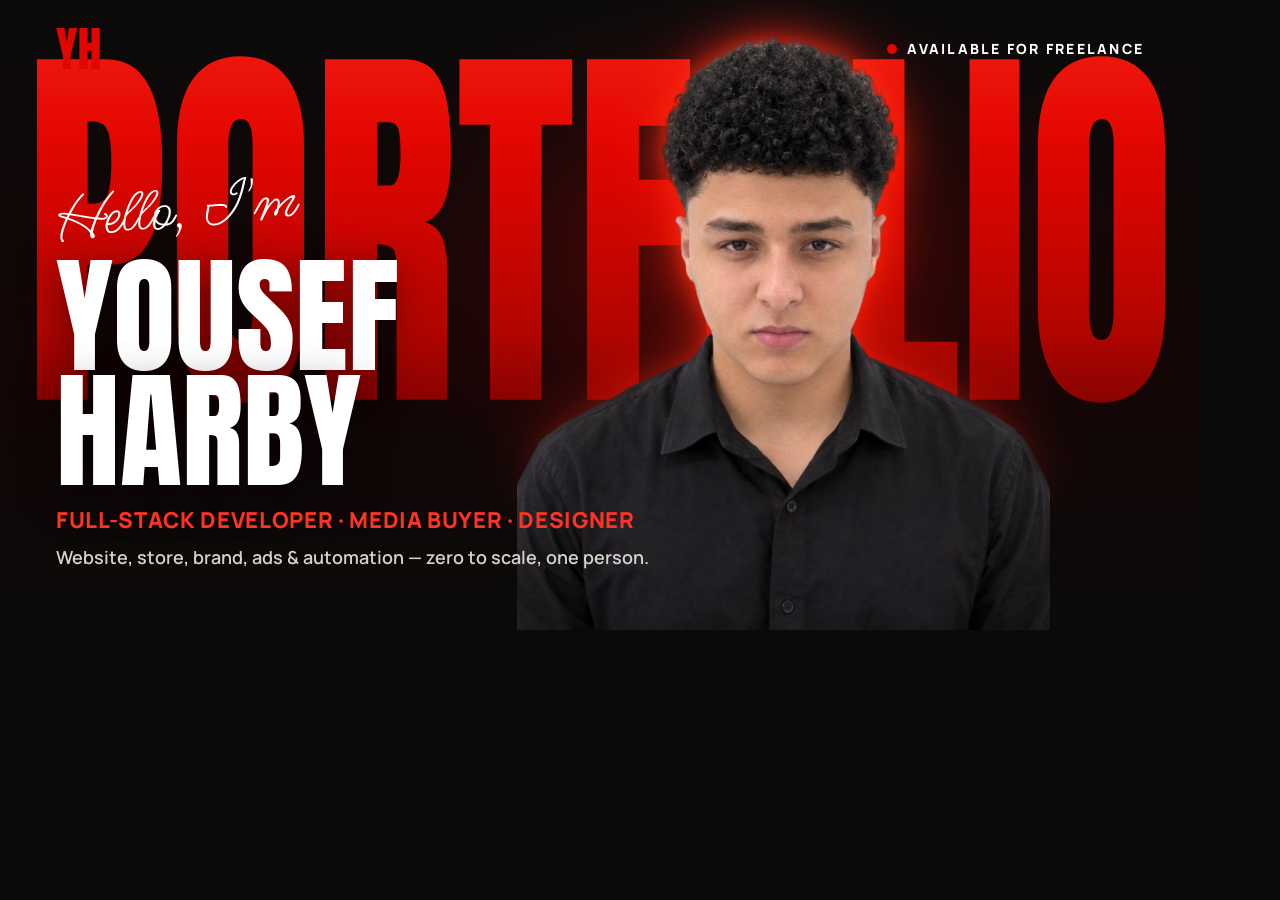
<file: tools/og-image.html>
<!doctype html>
<!-- Open-graph image template (1200x630). Open it in Chrome at exactly 1200x630 and take a
     screenshot, or run:  node tools/render-og.mjs   (needs Playwright), then save it as
     public/img/og-image.jpg -->
<html><head><meta charset="utf-8"><style>
@font-face{font-family:Anton;src:url(../public/fonts/anton-latin-400.woff2)}
@font-face{font-family:Manrope;src:url(../public/fonts/manrope-latin-wght.woff2);font-weight:200 800}
@font-face{font-family:'Ms Madi';src:url(../public/fonts/ms-madi-latin-400.woff2)}
html,body{margin:0;width:1200px;height:630px;overflow:hidden;background:#0a0a0a}
.c{position:relative;width:1200px;height:630px;overflow:hidden;background:radial-gradient(46% 60% at 62% 40%,rgba(225,6,0,.34),rgba(225,6,0,.08) 45%,transparent 72%),linear-gradient(180deg,#0b0a0a,#140505 60%,#0a0a0a)}
.w{position:absolute;left:0;right:0;top:34px;text-align:center;font:400 300px/1 Anton;white-space:nowrap;transform:scaleY(1.32);transform-origin:50% 0}
.w span{background:linear-gradient(180deg,#ff2b1b 0%,#e10600 36%,#b30500 66%,#6e0200 86%,rgba(60,0,0,0) 100%);-webkit-background-clip:text;background-clip:text;color:transparent}
.p{position:absolute;right:150px;bottom:-40px;height:650px}
.h{position:absolute;right:61px;bottom:-129px;height:828px;opacity:.95;mix-blend-mode:screen}
.t{position:absolute;left:56px;bottom:60px;z-index:3;color:#fff}
.hello{font:400 64px/1 'Ms Madi';transform:rotate(-5deg);transform-origin:0 100%;display:inline-block}
.n{font:400 128px/.9 Anton;text-transform:uppercase;margin:4px 0 18px;text-shadow:0 10px 40px rgba(0,0,0,.5)}
.r{font:800 22px/1.3 Manrope;color:#ff3324;letter-spacing:.03em;text-transform:uppercase}
.s{font:600 18px/1.4 Manrope;color:#d6d2cc;margin-top:10px}
.top{position:absolute;left:56px;right:56px;top:28px;display:flex;justify-content:space-between;align-items:center;font:800 14px Manrope;letter-spacing:.16em;text-transform:uppercase;color:#fff;z-index:3}
.dot{display:inline-block;width:10px;height:10px;border-radius:50%;background:#e10600;margin-right:10px}
.mark{width:44px;height:auto;fill:#e10600}
</style></head><body><div class="c">
<div class="w"><span>PORTFOLIO</span></div>
<img class="h" src="../public/img/yousef-glow.png" alt="">
<img class="p" src="../public/img/yousef-cutout-960.png" alt="">
<div class="top"><svg class="mark" viewBox="0 0 1868 1760"><path d="M291 1760V1181L10 0H359L457 596L555 0H903L623 1181V1760Z M992 1760V0H1342V629H1508V0H1858V1760H1508V962H1342V1760Z"/></svg><span><span class="dot"></span>Available for freelance</span></div>
<div class="t"><div class="hello">Hello, I'm</div><div class="n">Yousef<br>Harby</div><div class="r">Full-stack developer · Media buyer · Designer</div><div class="s">Website, store, brand, ads &amp; automation — zero to scale, one person.</div></div>
</div></body></html>
</file>
<file: css/main.css>
/* =========================================================================
   Yousef Harby — Portfolio
   Near-black · bold red · giant condensed type · hairlines
   ========================================================================= */

/* ---------- Fonts (self-hosted, Google Fonts / OFL) ---------- */
@font-face {
  font-family: 'Anton';
  src: url('../public/fonts/anton-latin-400.woff2') format('woff2');
  font-weight: 400; font-style: normal; font-display: swap;
  unicode-range: U+0000-00FF, U+0131, U+0152-0153, U+02BB-02BC, U+02C6, U+02DA, U+02DC, U+0304, U+0308, U+0329, U+2000-206F, U+20AC, U+2122, U+2191, U+2193, U+2212, U+2215, U+FEFF, U+FFFD;
}
@font-face {
  font-family: 'Manrope';
  src: url('../public/fonts/manrope-latin-wght.woff2') format('woff2-variations'), url('../public/fonts/manrope-latin-wght.woff2') format('woff2');
  font-weight: 200 800; font-style: normal; font-display: swap;
  unicode-range: U+0000-00FF, U+0131, U+0152-0153, U+02BB-02BC, U+02C6, U+02DA, U+02DC, U+0304, U+0308, U+0329, U+2000-206F, U+20AC, U+2122, U+2191, U+2193, U+2212, U+2215, U+FEFF, U+FFFD;
}
@font-face {
  font-family: 'Ms Madi';
  src: url('../public/fonts/ms-madi-latin-400.woff2') format('woff2');
  font-weight: 400; font-style: normal; font-display: swap;
  unicode-range: U+0000-00FF, U+2000-206F;
}
@font-face {
  font-family: 'Alexandria';
  src: url('../public/fonts/alexandria-arabic-wght.woff2') format('woff2-variations'), url('../public/fonts/alexandria-arabic-wght.woff2') format('woff2');
  font-weight: 100 900; font-style: normal; font-display: swap;
  unicode-range: U+0600-06FF, U+0750-077F, U+0870-088E, U+0890-0891, U+0897-08E1, U+08E3-08FF, U+200C-200E, U+2010-2011, U+204F, U+2E41, U+FB50-FDFF, U+FE70-FE74, U+FE76-FEFC;
}
@font-face {
  font-family: 'Aref Ruqaa';
  src: url('../public/fonts/aref-ruqaa-arabic-700.woff2') format('woff2');
  font-weight: 400 700; font-style: normal; font-display: swap;
  unicode-range: U+0600-06FF, U+0750-077F, U+0870-088E, U+0890-0891, U+0897-08E1, U+08E3-08FF, U+200C-200E, U+2010-2011, U+204F, U+2E41, U+FB50-FDFF, U+FE70-FE74, U+FE76-FEFC;
}

/* ---------- Tokens ---------- */
:root {
  --bg: #0a0a0a;
  --bg-2: #0f0f0f;
  --surface: #131313;
  --surface-2: #191919;
  --line: rgba(255, 255, 255, .12);
  --line-2: rgba(255, 255, 255, .22);
  --text: #f4f1ec;
  --text-2: #d6d2cc;
  --muted: #a29e98;
  --muted-2: #8d8983;
  --red: #e10600;
  --red-hi: #ff3324;          /* AA-safe red for small text on near-black */
  --red-deep: #6d0300;

  --f-latin: 'Anton', 'Arial Narrow', Impact, sans-serif;
  --f-display: var(--f-latin);
  --f-body: 'Manrope', system-ui, -apple-system, 'Segoe UI', Roboto, Arial, sans-serif;
  --f-script: 'Ms Madi', 'Segoe Script', cursive;
  --ls: .16em;
  --ls-2: .08em;
  --display-weight: 400;
  --display-lh: .9;

  --gutter: clamp(16px, 2.6vw, 44px);
  --header-h: 72px;
  --ease-out: cubic-bezier(.16, 1, .3, 1);
  --ease-io: cubic-bezier(.77, 0, .175, 1);
}
html[lang="ar"] {
  --f-display: 'Alexandria', var(--f-latin);
  --f-body: 'Alexandria', 'Manrope', system-ui, -apple-system, 'Segoe UI', Tahoma, sans-serif;
  --f-script: 'Aref Ruqaa', 'Ms Madi', serif;
  --ls: 0;
  --ls-2: 0;
  --display-weight: 800;
  --display-lh: 1.22;
}

/* ---------- Base ---------- */
*, *::before, *::after { box-sizing: border-box; }
html { -webkit-text-size-adjust: 100%; text-size-adjust: 100%; background: var(--bg); color-scheme: dark; }
html:not(.lenis) { scroll-behavior: smooth; }
html.reduced-motion { scroll-behavior: auto; }
body {
  margin: 0; min-height: 100vh;
  background: var(--bg); color: var(--text);
  font-family: var(--f-body); font-size: 16px; line-height: 1.6; font-weight: 400;
  -webkit-font-smoothing: antialiased; -moz-osx-font-smoothing: grayscale;
  text-rendering: optimizeLegibility;
  overflow-x: clip;
}
img, picture, svg, video { display: block; max-width: 100%; }
img { height: auto; }
a { color: inherit; text-decoration: none; }
button { font: inherit; color: inherit; background: none; border: 0; padding: 0; cursor: pointer; }
input, textarea { font: inherit; }
h1, h2, h3, p, ul, ol, dl, dd, figure, blockquote { margin: 0; }
ul, ol { padding: 0; }
::selection { background: var(--red); color: #fff; }
:focus-visible { outline: 2px solid var(--red-hi); outline-offset: 3px; border-radius: 2px; }
.sprite { position: absolute; width: 0; height: 0; overflow: hidden; }
.icon { width: 1em; height: 1em; flex: none; }
html[dir="rtl"] .icon--flip { transform: scaleX(-1); }
.yh-mark, .preloader__mark { fill: currentColor; }

.skip-link {
  position: fixed; top: 10px; inset-inline-start: 10px; z-index: 300;
  padding: 10px 16px; background: var(--red); color: #fff; font-weight: 700; border-radius: 6px;
  transform: translateY(-160%); transition: transform .3s var(--ease-out);
}
.skip-link:focus { transform: none; }

/* Lenis (recommended styles) + scroll lock */
html.lenis, html.lenis body { height: auto; }
.lenis:not(.lenis-autoToggle).lenis-stopped { overflow: clip; }
.lenis [data-lenis-prevent] { overscroll-behavior: contain; }
.lenis.lenis-smooth iframe { pointer-events: none; }
html.is-locked, html.is-locked body { overflow: hidden; }

/* ---------- Shared type ---------- */
.label {
  display: inline-flex; align-items: center; gap: .9em;
  font-size: 12px; font-weight: 700; letter-spacing: var(--ls); text-transform: uppercase;
  color: var(--muted); line-height: 1.4;
}
.label__idx { color: var(--red-hi); font-family: var(--f-latin); font-weight: 400; font-size: 1.15em; letter-spacing: .04em; }
.label--red { color: var(--red-hi); }
.h-display {
  font-family: var(--f-display); font-weight: var(--display-weight);
  text-transform: uppercase; line-height: var(--display-lh);
  font-size: clamp(48px, 8vw, 148px); letter-spacing: .004em;
}
html[lang="ar"] .h-display { font-size: clamp(38px, 5.9vw, 106px); }
.h-sub {
  font-family: var(--f-display); font-weight: var(--display-weight);
  text-transform: uppercase; line-height: var(--display-lh);
  font-size: clamp(34px, 3.6vw, 64px); margin-bottom: .45em;
}
html[lang="ar"] .h-sub { font-size: clamp(28px, 2.8vw, 48px); }
.section-head { max-width: 1180px; margin-bottom: clamp(56px, 7vw, 110px); }
.section-head .label { margin-bottom: 26px; }
.section-head--row { max-width: none; display: flex; justify-content: space-between; align-items: flex-end; gap: 40px; }
.section-lead { color: var(--muted); font-size: clamp(16px, 1.2vw, 19px); line-height: 1.7; max-width: 46ch; margin-top: 26px; }
.section-head--row .section-lead { margin-top: 0; padding-bottom: 10px; }
.note { font-size: 12px; color: var(--muted-2); letter-spacing: .03em; margin-top: 18px; }

/* split-text helpers (SplitText adds these) */
.split-line { padding-bottom: .04em; }
html[lang="ar"] .split-line { padding-bottom: .12em; }

/* ---------- Buttons & links ---------- */
.btn {
  position: relative; display: inline-flex; align-items: center; justify-content: center; gap: 12px;
  height: 56px; padding: 0 28px; border-radius: 999px;
  font-size: 13px; font-weight: 800; letter-spacing: var(--ls-2); text-transform: uppercase;
  overflow: hidden; isolation: isolate; white-space: nowrap;
  transition: color .45s var(--ease-out), border-color .45s var(--ease-out);
}
.btn::before {
  content: ""; position: absolute; inset: 0; z-index: -1; border-radius: inherit;
  transform: translateY(101%); transition: transform .6s var(--ease-out);
}
.btn:hover::before, .btn:focus-visible::before { transform: none; }
.btn .icon { font-size: 18px; transition: transform .5s var(--ease-out); }
.btn:hover .icon { transform: translate(2px, -2px); }
.btn--red { background: var(--red); color: #fff; }
.btn--red::before { background: #fff; }
.btn--red:hover { color: var(--red); }
.btn--ghost { border: 1px solid var(--line-2); color: var(--text); }
.btn--ghost::before { background: var(--red); }
.btn--ghost:hover { border-color: var(--red); color: #fff; }

.link-u {
  position: relative; display: inline-flex; align-items: center; gap: 8px; padding-bottom: 5px;
  font-size: 12px; font-weight: 800; letter-spacing: var(--ls-2); text-transform: uppercase;
}
.link-u::before, .link-u::after {
  content: ""; position: absolute; inset-inline: 0; bottom: 0; height: 1px; background: currentColor;
}
.link-u::before { opacity: .3; }
.link-u::after {
  background: var(--red); transform: scaleX(0); transform-origin: right;
  transition: transform .6s var(--ease-out);
}
html[dir="rtl"] .link-u::after { transform-origin: left; }
.link-u:hover::after, .link-u:focus-visible::after { transform: scaleX(1); transform-origin: left; }
html[dir="rtl"] .link-u:hover::after, html[dir="rtl"] .link-u:focus-visible::after { transform-origin: right; }
.link-u .icon { font-size: 15px; transition: transform .5s var(--ease-out); }
.link-u:hover .icon { transform: translate(2px, -2px); }
html[dir="rtl"] .link-u:hover .icon--flip { transform: scaleX(-1) translateX(3px); }

.pulse-dot { position: relative; display: inline-block; width: 8px; height: 8px; border-radius: 50%; background: var(--red); flex: none; }
.pulse-dot::after {
  content: ""; position: absolute; inset: 0; border-radius: 50%; background: var(--red);
  animation: ping 1.9s cubic-bezier(0, 0, .2, 1) infinite;
}
@keyframes ping { 0% { transform: scale(1); opacity: .75; } 80%, 100% { transform: scale(3.2); opacity: 0; } }
.spark { color: var(--red); }

/* ---------- Grain / progress / cursor ---------- */
.grain {
  position: fixed; inset: -8%; z-index: 90; pointer-events: none; opacity: .075;
  background-image: url("data:image/svg+xml,%3Csvg xmlns='http://www.w3.org/2000/svg' width='220' height='220'%3E%3Cfilter id='n'%3E%3CfeTurbulence type='fractalNoise' baseFrequency='.85' numOctaves='3' stitchTiles='stitch'/%3E%3CfeColorMatrix values='0 0 0 0 1 0 0 0 0 1 0 0 0 0 1 0 0 0 1.4 0'/%3E%3C/filter%3E%3Crect width='220' height='220' filter='url(%23n)'/%3E%3C/svg%3E");
  background-size: 220px 220px;
}
@media (hover: hover) and (pointer: fine) {
  html:not(.reduced-motion) .grain { animation: grain 1s steps(5) infinite; will-change: transform; }
}
@keyframes grain {
  0% { transform: translate(0, 0); } 20% { transform: translate(-3%, 2%); } 40% { transform: translate(2%, -3%); }
  60% { transform: translate(-1%, 4%); } 80% { transform: translate(3%, -1%); } 100% { transform: translate(0, 0); }
}
.progress { position: fixed; inset: 0 0 auto; height: 2px; z-index: 70; pointer-events: none; }
.progress span { display: block; height: 100%; background: var(--red); transform: scaleX(0); transform-origin: left; }
html[dir="rtl"] .progress span { transform-origin: right; }

.cursor { position: fixed; inset: 0 auto auto 0; z-index: 120; pointer-events: none; display: none; }
html.has-cursor .cursor { display: block; }
html.has-cursor, html.has-cursor a, html.has-cursor button, html.has-cursor label, html.has-cursor .svc { cursor: none; }
html.has-cursor input, html.has-cursor textarea { cursor: text; }
.cursor__dot, .cursor__ring { position: absolute; left: 0; top: 0; border-radius: 50%; will-change: transform; }
.cursor__dot { width: 8px; height: 8px; margin: -4px 0 0 -4px; background: var(--red); transition: opacity .3s, background .3s; }
.cursor__ring {
  width: 40px; height: 40px; margin: -20px 0 0 -20px;
  border: 1px solid rgba(255, 255, 255, .45);
  display: grid; place-items: center;
  transition: width .45s var(--ease-out), height .45s var(--ease-out), margin .45s var(--ease-out), background-color .35s, border-color .35s, opacity .3s;
}
.cursor__label {
  font-size: 12px; font-weight: 800; letter-spacing: .14em; text-transform: uppercase; color: #fff;
  opacity: 0; transform: scale(.5); transition: opacity .3s, transform .45s var(--ease-out); white-space: nowrap;
}
html[lang="ar"] .cursor__label { letter-spacing: 0; font-size: 14px; }
.cursor.is-link .cursor__ring { width: 64px; height: 64px; margin: -32px 0 0 -32px; border-color: var(--red); background: rgba(225, 6, 0, .1); }
.cursor.is-view .cursor__ring { width: 112px; height: 112px; margin: -56px 0 0 -56px; border-color: var(--red); background: var(--red); }
.cursor.is-view .cursor__label { opacity: 1; transform: none; }
.cursor.is-view .cursor__dot, .cursor.is-text .cursor__dot { opacity: 0; }
.cursor.is-text .cursor__ring { opacity: 0; }
.cursor.is-hidden { opacity: 0; }

/* ---------- Preloader ---------- */
.preloader { display: none; }
html.js .preloader {
  position: fixed; inset: 0; z-index: 200; display: flex; flex-direction: column; justify-content: space-between;
  padding: 26px var(--gutter) 34px; background: var(--bg); overflow: hidden;
  animation: preloader-failsafe .01s 9s forwards;
}
@keyframes preloader-failsafe { to { visibility: hidden; opacity: 0; } }
.preloader__row { position: relative; z-index: 1; display: flex; justify-content: space-between; align-items: flex-end; gap: 20px; font-size: 11px; font-weight: 700; letter-spacing: .16em; text-transform: uppercase; color: var(--muted); }
.preloader__mark {
  position: absolute; left: 50%; top: 50%; width: clamp(78px, 8.5vw, 132px); height: auto; translate: -50% -55%;
  color: var(--red); clip-path: inset(calc(100% - var(--p, 0%)) 0 0 0);
}
.preloader__mark-bg { position: absolute; }
.preloader__count { font-family: var(--f-latin); font-size: clamp(96px, 17vw, 270px); line-height: .78; color: var(--text); letter-spacing: 0; display: flex; align-items: flex-start; }
.preloader__num { display: flex; direction: ltr; }
.preloader__num i { display: inline-block; width: .494em; text-align: center; font-style: normal; } /* fixed digit slots: no layout shift */
.preloader__num i.is-off { visibility: hidden; }
.preloader__pct { font-size: .28em; color: var(--red); margin-top: .1em; margin-inline-start: .1em; }
.preloader__label { padding-bottom: 6px; }
.preloader__bar { position: absolute; inset: auto 0 0; height: 3px; background: rgba(255, 255, 255, .07); }
.preloader__bar span { display: block; height: 100%; background: var(--red); transform: scaleX(0); transform-origin: left; }
.preloader__wipe { position: absolute; inset: 0; z-index: 3; background: var(--red); transform: scaleY(0); transform-origin: bottom; }

.lang-wipe {
  position: fixed; inset: 0; z-index: 150; display: grid; place-items: center;
  background: var(--red); transform: scaleY(0); transform-origin: bottom; pointer-events: none; visibility: hidden;
}
.lang-wipe__txt { font-family: var(--f-latin); font-size: clamp(64px, 11vw, 180px); color: #0a0a0a; line-height: 1; }
.lang-wipe__txt[lang="ar"] { font-family: 'Aref Ruqaa', serif; font-weight: 700; }

/* ---------- Top bar ---------- */
.topbar {
  position: fixed; inset: 0 0 auto; z-index: 50; height: var(--header-h);
  display: grid; grid-template-columns: 1fr auto 1fr; align-items: center; gap: 24px;
  padding: 0 var(--gutter);
  transition: transform .6s var(--ease-out), background-color .4s, backdrop-filter .4s;
}
.topbar::after { content: ""; position: absolute; inset-inline: var(--gutter); bottom: 0; height: 1px; background: var(--line); transition: opacity .4s; }
.topbar.is-scrolled { background: rgba(10, 10, 10, .74); -webkit-backdrop-filter: blur(14px) saturate(1.2); backdrop-filter: blur(14px) saturate(1.2); }
.topbar.is-scrolled::after { opacity: .6; }
.topbar.is-hidden { transform: translateY(-101%); }
html:not(.js) .topbar { background: rgba(10, 10, 10, .86); -webkit-backdrop-filter: blur(14px); backdrop-filter: blur(14px); }
.topbar__brand { justify-self: start; display: flex; align-items: center; gap: 14px; }
.yh-mark { width: 30px; height: auto; color: var(--red); transition: transform .6s var(--ease-out); }
.topbar__brand:hover .yh-mark { transform: rotate(-6deg) scale(1.06); }
.topbar__roles { display: flex; flex-direction: column; font-size: 11px; font-weight: 800; letter-spacing: var(--ls); text-transform: uppercase; line-height: 1.45; }
.topbar__role--red { color: var(--red-hi); }
.topbar__nav { display: flex; gap: clamp(18px, 2.3vw, 40px); }
.nav-link { position: relative; padding: 6px 0; font-size: 12px; font-weight: 700; letter-spacing: var(--ls); text-transform: uppercase; color: var(--muted); transition: color .3s; }
.nav-link::after { content: ""; position: absolute; inset-inline: 0; bottom: 0; height: 1px; background: var(--red); transform: scaleX(0); transform-origin: right; transition: transform .55s var(--ease-out); }
html[dir="rtl"] .nav-link::after { transform-origin: left; }
.nav-link:hover, .nav-link.is-active { color: var(--text); }
.nav-link:hover::after, .nav-link.is-active::after { transform: scaleX(1); transform-origin: left; }
html[dir="rtl"] .nav-link:hover::after, html[dir="rtl"] .nav-link.is-active::after { transform-origin: right; }
html[lang="ar"] .nav-link, html[lang="ar"] .topbar__roles, html[lang="ar"] .topbar__avail { font-size: 13px; font-weight: 600; }
.topbar__right { justify-self: end; display: flex; align-items: center; gap: 18px; }
.topbar__avail { display: flex; align-items: center; gap: 10px; font-size: 11px; font-weight: 800; letter-spacing: var(--ls); text-transform: uppercase; }
.lang-toggle {
  display: flex; align-items: center; gap: 6px; height: 36px; padding: 0 14px;
  border: 1px solid var(--line-2); border-radius: 999px;
  font-size: 11px; font-weight: 800; letter-spacing: .12em; font-family: 'Manrope', system-ui, sans-serif;
  transition: border-color .3s, background-color .3s;
}
.lang-toggle:hover { border-color: var(--red); background: rgba(225, 6, 0, .1); }
.lang-toggle__opt { opacity: .4; transition: opacity .3s, color .3s; }
.lang-toggle__sep { opacity: .3; }
html[lang="en"] [data-lang-opt="en"], html[lang="ar"] [data-lang-opt="ar"] { opacity: 1; color: var(--red-hi); }
.menu-btn { display: none; width: 44px; height: 44px; border-radius: 50%; border: 1px solid var(--line-2); position: relative; }
.menu-btn span { position: absolute; left: 13px; right: 13px; height: 1.5px; background: var(--text); transition: transform .5s var(--ease-out), top .5s var(--ease-out); }
.menu-btn span:nth-child(1) { top: 18px; }
.menu-btn span:nth-child(2) { top: 25px; }
.menu-btn[aria-expanded="true"] span:nth-child(1) { top: 21.5px; transform: rotate(45deg); }
.menu-btn[aria-expanded="true"] span:nth-child(2) { top: 21.5px; transform: rotate(-45deg); }

.menu {
  position: fixed; inset: 0; z-index: 45; display: flex; flex-direction: column; justify-content: space-between; gap: 30px;
  padding: calc(var(--header-h) + 28px) var(--gutter) max(28px, env(safe-area-inset-bottom));
  background: var(--bg); overflow-y: auto;
}
.menu[hidden] { display: none; }
.menu__nav { display: flex; flex-direction: column; }
.menu__link {
  display: flex; align-items: baseline; gap: 16px; padding: 6px 0 8px; border-bottom: 1px solid var(--line);
  font-family: var(--f-display); font-weight: var(--display-weight); text-transform: uppercase;
  font-size: clamp(46px, 12.5vw, 92px); line-height: 1.04; overflow: hidden;
}
html[lang="ar"] .menu__link { font-size: clamp(36px, 10vw, 72px); line-height: 1.35; }
.menu__idx { font-family: var(--f-latin); font-size: 15px; color: var(--red); }
.menu__link:hover, .menu__link:focus-visible { color: var(--red); }
.menu__foot { display: flex; flex-wrap: wrap; gap: 14px 26px; font-size: 13px; font-weight: 800; letter-spacing: .08em; text-transform: uppercase; color: var(--muted); }
.menu__foot a:hover { color: var(--text); }

/* sections never leak horizontal overflow (important for RTL, where overflow scrolls the page) */
.idea, .marquee, .systems, .services, .about, .contact, .footer { overflow-x: clip; }

/* numbers keep their LTR order inside Arabic text (9.5K+, 180+, 3+) */
.stat__num, .project__metrics dd, .kpi dd, .case__metric b, .gov__list b, .work__count, .case__index { direction: ltr; unicode-bidi: isolate; }
html[dir="rtl"] .project__metrics dd, html[dir="rtl"] .case__metric b { text-align: right; }
html[dir="rtl"] .stat__num { justify-content: flex-end; }

/* =========================================================================
   HERO
   ========================================================================= */
.hero {
  position: relative; isolation: isolate; overflow: hidden;
  height: 100vh; height: 100svh; min-height: 680px; max-height: 1180px;
  --word-top: calc(var(--header-h) + 2.2vh);
  --word-fs: calc((100vw - 2 * var(--gutter)) / 3.83);
  --stretch: 1.45;
}
.hero__glow {
  position: absolute; inset: 0; z-index: -1; pointer-events: none;
  background:
    radial-gradient(48% 46% at 50% 36%, rgba(225, 6, 0, .30) 0%, rgba(225, 6, 0, .10) 42%, rgba(225, 6, 0, 0) 72%),
    radial-gradient(90% 60% at 50% 110%, rgba(225, 6, 0, .10) 0%, rgba(225, 6, 0, 0) 60%),
    linear-gradient(180deg, #0b0a0a 0%, #120505 55%, #0a0a0a 100%);
}
.hero__word {
  position: absolute; inset-inline: 0; top: var(--word-top); z-index: 1;
  display: flex; justify-content: center; pointer-events: none;
  font-family: var(--f-latin); font-size: var(--word-fs); line-height: 1; letter-spacing: 0;
  text-transform: uppercase; white-space: nowrap; user-select: none;
}
html.js .hero__word { visibility: hidden; }   /* revealed once fonts + split + layout are final (no CLS) */
html.js.hero-ready .hero__word { visibility: visible; }
.hero__word-inner {
  display: block;
  transform: scaleY(var(--stretch)); transform-origin: 50% 0;
}
.hero__word-inner, .hero__word-inner .char {
  background-image: linear-gradient(180deg, #ff2b1b 0%, #e10600 38%, #c40500 68%, #860300 87%, rgba(70, 0, 0, 0) 100%);
  -webkit-background-clip: text; background-clip: text; color: transparent;
}
.hero__word-inner.is-split { background-image: none; }
.hero__word--back .hero__word-inner.has-glow, html:not(.js) .hero__word--back .hero__word-inner, html.reduced-motion .hero__word--back .hero__word-inner { filter: drop-shadow(0 0 60px rgba(225, 6, 0, .26)); }
/* front copy of the word: masked to the shirt, so letters pass in front of the body but behind neck & head */
.hero__front {
  position: absolute; inset: 0; z-index: 2; pointer-events: none;
  /* shirt silhouette traced from the cut-out photo (tools/trace_mask.py) */
  --shirt-mask: url("data:image/svg+xml,%3Csvg xmlns='http://www.w3.org/2000/svg' viewBox='0 0 959 1169' preserveAspectRatio='none'%3E%3Cpath fill-rule='evenodd' d='M0 833 0 1168 154 1168 156 1163 160 1168 796 1168 798 1144 801 1141 804 1143 803 1168 958 1168 958 841 926 776 912 753 902 745 894 735 861 712 817 688 792 678 783 672 747 656 729 646 669 623 657 616 636 609 630 605 619 602 601 603 594 648 593 688 586 714 571 737 550 759 539 775 532 789 525 797 504 830 496 838 489 835 475 815 453 790 430 767 423 763 404 746 392 732 383 713 382 702 370 679 370 673 363 659 352 619 352 605 348 602 320 604 314 610 290 622 264 632 254 638 239 643 197 664 183 674 153 688 82 726 54 746 38 761 36 768Z'/%3E%3C/svg%3E");
  -webkit-mask-image: var(--shirt-mask); mask-image: var(--shirt-mask);
  -webkit-mask-size: 100% 100%; mask-size: 100% 100%; -webkit-mask-repeat: no-repeat; mask-repeat: no-repeat;
}
.hero__front-move { position: absolute; left: var(--fx, 0px); top: var(--fy, 0px); width: var(--fw, 100vw); height: calc(var(--word-fs) * var(--stretch)); }
.hero__front .hero__word { top: 0; inset-inline: 0; }
.hero__front .hero__word-inner { filter: drop-shadow(0 14px 18px rgba(0, 0, 0, .62)); }
html:not(.js) .hero__front { display: none; }

.hero__portrait {
  position: absolute; z-index: 2; bottom: 0; inset-inline: 0; margin-inline: auto;
  width: min(48vw, calc((100svh - var(--header-h) * .55) * .8204)); aspect-ratio: 959 / 1169;
  pointer-events: none;
}
.hero__photo { width: 100%; height: 100%; object-fit: contain; object-position: bottom center;
  -webkit-mask-image: linear-gradient(to bottom, #000 74%, rgba(0, 0, 0, .55) 88%, transparent 100%);
  mask-image: linear-gradient(to bottom, #000 74%, rgba(0, 0, 0, .55) 88%, transparent 100%);
}
.hero__halo { position: absolute; z-index: -1; left: -16.68%; top: -13.69%; width: 133.37%; height: 127.37%; max-width: none; opacity: .9; mix-blend-mode: screen; }
.hero__halo img { width: 100%; height: 100%; max-width: none; }
html:not(.reduced-motion) .hero__halo { animation: breathe 5.5s ease-in-out infinite; }
@keyframes breathe { 0%, 100% { opacity: .78; transform: scale(1); } 50% { opacity: 1; transform: scale(1.025); } }

.hero__content {
  position: absolute; z-index: 4; inset: var(--header-h) var(--gutter) 0;
  display: flex; justify-content: space-between; align-items: flex-end; gap: 30px;
  padding-bottom: clamp(26px, 6vh, 70px); pointer-events: none;
}
.hero__content > * { pointer-events: auto; }
.hero__intro { max-width: min(440px, 30vw); }
.hero__hello {
  font-family: var(--f-script); font-size: clamp(38px, 3.9vw, 70px); line-height: 1; color: #fff;
  margin-bottom: .12em; rotate: -5deg; transform-origin: 0 100%; display: inline-block;
  text-shadow: 0 4px 30px rgba(0, 0, 0, .5);
}
html[lang="ar"] .hero__hello { font-size: clamp(34px, 3.2vw, 58px); rotate: 0deg; color: var(--text); }
.hero__name {
  font-family: var(--f-latin); font-weight: 400; text-transform: uppercase;
  font-size: clamp(64px, 7.7vw, 146px); line-height: .9; letter-spacing: .004em;
  text-shadow: 0 10px 40px rgba(0, 0, 0, .45);
}
html[lang="ar"] .hero__name { font-family: var(--f-display); font-weight: 900; font-size: clamp(54px, 6.2vw, 116px); line-height: 1.3; padding-bottom: .12em; }
.hero__roles {
  margin: 1.05em 0 .85em; max-width: 24ch;
  color: var(--red-hi); font-weight: 800; text-transform: uppercase; letter-spacing: .03em;
  font-size: clamp(14px, 1.22vw, 20px); line-height: 1.28;
}
html[lang="ar"] .hero__roles { letter-spacing: 0; line-height: 1.6; margin-top: .9em; }
.hero__bio { color: var(--text-2); font-size: clamp(14px, 1vw, 16px); line-height: 1.7; max-width: 40ch; margin-bottom: 1.6em; }
.hero__avail { display: flex; align-items: center; gap: 10px; font-size: 11px; font-weight: 800; letter-spacing: var(--ls); text-transform: uppercase; }
.hero__avail .icon { font-size: 17px; color: var(--red-hi); }
.hero__avail .pulse-dot { margin-inline-start: 4px; }

.hero__side { width: min(280px, 20vw); display: flex; flex-direction: column; gap: clamp(28px, 6vh, 64px); }
.hero__tagline { display: flex; align-items: center; gap: 14px; font-size: 13px; line-height: 1.6; color: var(--text); text-shadow: 0 2px 14px rgba(0, 0, 0, .6); }
.hero__tagline p { padding: 10px 14px; border-radius: 12px; background: rgba(10, 10, 10, .42); -webkit-backdrop-filter: blur(10px); backdrop-filter: blur(10px); border: 1px solid rgba(255, 255, 255, .08); }
.hero__spark { flex: none; width: 42px; height: 42px; border-radius: 50%; border: 1px solid var(--line-2); display: grid; place-items: center; font-size: 15px; color: var(--text); background: rgba(10, 10, 10, .35); }
.hero__stats { list-style: none; }
.stat { display: flex; align-items: center; gap: 18px; padding: clamp(9px, 1.7vh, 16px) 0; border-top: 1px solid var(--line); }
.stat:last-child { border-bottom: 1px solid var(--line); }
.stat__num { display: flex; font-family: var(--f-latin); color: var(--red); font-size: clamp(38px, 3.3vw, 58px); line-height: 1; min-width: 2.3ch; }
.stat__plus { font-size: .7em; }
.stat__label { font-size: 11px; font-weight: 800; letter-spacing: var(--ls); text-transform: uppercase; color: var(--muted); line-height: 1.45; }
html[lang="ar"] .stat__label { font-size: 13px; font-weight: 600; }

.hero__scroll {
  position: absolute; z-index: 4; bottom: 20px; left: 50%; translate: -50% 0;
  display: flex; flex-direction: column; align-items: center; gap: 10px;
  font-size: 10px; font-weight: 800; letter-spacing: .3em; text-transform: uppercase; color: var(--muted);
}
html[lang="ar"] .hero__scroll { letter-spacing: 0; font-size: 12px; }
.hero__scroll-line { width: 1px; height: 46px; background: linear-gradient(var(--line-2), transparent); position: relative; overflow: hidden; }
.hero__scroll-line::after { content: ""; position: absolute; inset-inline: 0; top: 0; height: 40%; background: var(--red); animation: scrollLine 2s var(--ease-io) infinite; }
@keyframes scrollLine { 0% { transform: translateY(-100%); } 100% { transform: translateY(260%); } }

/* =========================================================================
   MARQUEE
   ========================================================================= */
.marquee { position: relative; height: clamp(170px, 17vw, 270px); overflow: hidden; display: grid; place-items: center; }
.marquee__band { position: absolute; inset-inline: -6%; overflow: hidden; padding: clamp(12px, 1.25vw, 20px) 0; }
.marquee__band--red { z-index: 2; background: var(--red); transform: rotate(-2.6deg); box-shadow: 0 24px 70px -20px rgba(225, 6, 0, .45); }
.marquee__band--dark { background: #121212; transform: rotate(2.4deg); border-block: 1px solid var(--line); }
.marquee__track {
  display: flex; align-items: center; width: max-content; will-change: transform;
  font-family: var(--f-display); font-weight: var(--display-weight); text-transform: uppercase; white-space: nowrap;
  font-size: clamp(28px, 3.5vw, 60px); line-height: 1.05;
}
html[lang="ar"] .marquee__band--red .marquee__track { font-size: clamp(24px, 2.7vw, 46px); line-height: 1.5; }
.marquee__track span { padding-inline: .42em; }
.marquee__track i { font-style: normal; font-size: .55em; color: #0a0a0a; }
.marquee__band--dark .marquee__track { font-family: var(--f-latin); font-weight: 400; color: transparent; -webkit-text-stroke: 1px rgba(255, 255, 255, .5); }
.marquee__band--dark .marquee__track i { color: var(--red); -webkit-text-stroke: 0; }

/* =========================================================================
   IDEA
   ========================================================================= */
.idea { padding: clamp(110px, 13vw, 220px) var(--gutter) clamp(80px, 10vw, 160px); }
.idea__statement {
  margin-top: 30px; max-width: 16.5em;
  font-family: var(--f-display); font-weight: var(--display-weight); text-transform: uppercase;
  font-size: clamp(38px, 5.9vw, 108px); line-height: .96;
}
html[lang="ar"] .idea__statement { font-size: clamp(30px, 4.1vw, 74px); line-height: 1.38; max-width: 18em; }
.idea__statement em { font-style: normal; color: var(--red); }
.idea__statement .word { color: #64615d; } /* dim start state still meets 3:1 for large text */
html.reduced-motion .idea__statement .word, html:not(.js) .idea__statement .word { color: inherit; }
.idea__trio { display: grid; grid-template-columns: repeat(3, 1fr); margin-top: clamp(70px, 8vw, 130px); border-top: 1px solid var(--line); }
.idea__card { padding: 30px clamp(20px, 3vw, 50px) 6px 0; }
.idea__card + .idea__card { padding-inline-start: clamp(20px, 3vw, 50px); border-inline-start: 1px solid var(--line); }
.idea__idx { font-family: var(--f-latin); color: var(--red); font-size: 26px; line-height: 1; }
.idea__card h3 { margin: .45em 0 .3em; font-family: var(--f-display); font-weight: var(--display-weight); text-transform: uppercase; font-size: clamp(28px, 2.7vw, 46px); line-height: 1; }
html[lang="ar"] .idea__card h3 { line-height: 1.3; font-size: clamp(24px, 2.2vw, 38px); }
.idea__card p { color: var(--muted); max-width: 32ch; }

/* =========================================================================
   WORK — default = native horizontal scroller (no-JS, reduced motion, mobile)
   ========================================================================= */
.work { position: relative; isolation: isolate; padding: clamp(70px, 9vw, 120px) 0 clamp(40px, 6vw, 80px); } /* isolation: card z-indexes never escape above overlays */
.work__pin { position: relative; display: flex; flex-direction: column; }
.work__head { display: flex; align-items: center; gap: 24px; padding: 0 var(--gutter); }
.work__title { margin: 0; font-family: var(--f-body); font-weight: 800; font-size: clamp(16px, 1.45vw, 23px); letter-spacing: .05em; text-transform: uppercase; white-space: nowrap; }
html[lang="ar"] .work__title { letter-spacing: 0; }
.work__rule { flex: 1; height: 1px; background: var(--line); }
.work__count { display: flex; gap: 6px; font-family: var(--f-latin); font-size: 20px; color: var(--muted); line-height: 1; }
.work__current { color: var(--red); }
.work__viewport { position: relative; }
.work__bgword { display: none; }
.work__track {
  list-style: none; display: flex; align-items: flex-start; gap: 18px;
  padding: 34px var(--gutter) 30px; margin: 0;
  overflow-x: auto; overscroll-behavior-x: contain; scroll-snap-type: x mandatory; scroll-padding-inline: var(--gutter);
  scrollbar-width: none; -webkit-overflow-scrolling: touch;
}
.work__track::-webkit-scrollbar { display: none; }
.work__track > li { flex: none; width: min(84vw, 560px); scroll-snap-align: center; }
.work__intro { display: none; }
.work__foot { display: flex; align-items: center; gap: 18px; padding: 0 var(--gutter); }
.work__hint { font-size: 11px; font-weight: 800; letter-spacing: var(--ls); text-transform: uppercase; color: var(--muted); }
.work__hint:first-child { display: none; }
.work__progress { flex: 1; height: 2px; background: var(--line); position: relative; overflow: hidden; }
.work__progress span { position: absolute; inset: 0; background: var(--red); transform: scaleX(0); transform-origin: left; }
html[dir="rtl"] .work__progress span { transform-origin: right; }

/* project card */
.project { position: relative; }
.project__index {
  position: absolute; z-index: 3; top: 0; inset-inline-start: 0; translate: 0 -46%;
  font-family: var(--f-latin); color: var(--red); line-height: .8; pointer-events: none;
  font-size: clamp(64px, 16vw, 120px); text-shadow: 0 18px 40px rgba(0, 0, 0, .55);
}
.project__frame { display: block; width: 100%; text-align: start; perspective: 1400px; border-radius: 14px; }
.project__frame:focus-visible { outline-offset: 6px; }
.browser {
  position: relative; display: block; overflow: hidden; border-radius: 12px;
  background: #161616; border: 1px solid rgba(255, 255, 255, .1);
  box-shadow: 0 40px 80px -36px rgba(0, 0, 0, .9);
  transform-style: preserve-3d; will-change: transform;
  transition: box-shadow .6s var(--ease-out), border-color .6s var(--ease-out);
}
.project__frame:hover .browser { border-color: rgba(225, 6, 0, .45); box-shadow: 0 50px 100px -40px rgba(0, 0, 0, .95), 0 30px 90px -40px rgba(225, 6, 0, .55); }
.browser__bar { display: flex; align-items: center; gap: 6px; height: 30px; padding: 0 12px; background: #1c1c1c; border-bottom: 1px solid rgba(255, 255, 255, .06); direction: ltr; }
.browser__bar i { width: 9px; height: 9px; border-radius: 50%; background: #3b3b3b; flex: none; }
.browser__bar i:first-child { background: var(--red); }
.browser__url {
  margin-inline-start: 10px; flex: 0 1 62%; min-width: 0; height: 18px; padding: 0 10px; border-radius: 6px;
  display: flex; align-items: center; background: #101010; color: #8a8a8a; font-family: 'Manrope', system-ui, sans-serif;
  font-size: 10px; font-weight: 600; letter-spacing: .02em; white-space: nowrap; overflow: hidden; text-overflow: ellipsis;
}
.browser__screen { position: relative; display: block; aspect-ratio: 16 / 10; overflow: hidden; background: #0c0c0c; }
.browser__screen picture { position: absolute; inset: 0 -6%; display: block; will-change: transform; }
.browser__screen img { width: 100%; height: 100%; object-fit: cover; object-position: 50% 0; transform: scale(1.02); transition: transform 1.2s var(--ease-out); }
.project__frame:hover .browser__screen img { transform: scale(1.08); }
.browser__glow {
  position: absolute; inset: 0; pointer-events: none; opacity: 0; mix-blend-mode: screen;
  background: radial-gradient(380px circle at var(--mx, 50%) var(--my, 50%), rgba(255, 40, 20, .32), rgba(225, 6, 0, 0) 62%);
  transition: opacity .5s var(--ease-out);
}
.project__frame:hover .browser__glow { opacity: 1; }

.project__meta { margin-top: 20px; }
.project__row { display: flex; align-items: center; gap: 16px; padding-top: 16px; border-top: 1px solid var(--line); }
.project__num { display: none; }
.project__heading { flex: 1; min-width: 0; }
.project__title { font-family: var(--f-body); font-weight: 800; font-size: clamp(16px, 1.3vw, 21px); letter-spacing: .02em; text-transform: uppercase; line-height: 1.25; }
html[lang="ar"] .project__title { letter-spacing: 0; }
.project__cat { margin-top: .45em; font-size: 11px; font-weight: 700; letter-spacing: var(--ls); text-transform: uppercase; color: var(--muted); }
html[lang="ar"] .project__cat { font-size: 13px; }
.project__visit {
  flex: none; display: inline-flex; align-items: center; gap: 8px; height: 42px; padding: 0 16px; border-radius: 999px;
  border: 1px solid var(--line-2); font-size: 11px; font-weight: 800; letter-spacing: var(--ls-2); text-transform: uppercase;
  transition: background-color .4s, border-color .4s, color .4s;
}
.project__visit .icon { font-size: 15px; transition: transform .5s var(--ease-out); }
.project__visit:hover { background: var(--red); border-color: var(--red); color: #fff; }
.project__visit:hover .icon { transform: rotate(45deg); }
.project__visit--sm { height: 34px; padding: 0 12px; margin-inline-start: auto; }

.project--featured .project__meta { display: flex; flex-direction: column; gap: 14px; }
.project__live { display: inline-flex; align-items: center; gap: 10px; align-self: flex-start; padding: 7px 14px; border-radius: 999px; border: 1px solid rgba(225, 6, 0, .5); background: rgba(225, 6, 0, .08); font-size: 11px; font-weight: 800; letter-spacing: var(--ls); text-transform: uppercase; color: var(--text); }
.project--featured .project__title { font-family: var(--f-display); font-weight: var(--display-weight); font-size: clamp(42px, 4.6vw, 86px); line-height: .92; letter-spacing: .004em; }
html[lang="ar"] .project--featured .project__title { line-height: 1.25; font-size: clamp(36px, 3.6vw, 66px); }
.project--featured .project__cat { margin-top: -4px; }
.project__desc { color: var(--text-2); max-width: 44ch; font-size: 15px; line-height: 1.65; }
.project__metrics { display: grid; grid-template-columns: repeat(3, 1fr); border-top: 1px solid var(--line); border-bottom: 1px solid var(--line); }
.project__metrics div { padding: 14px 0; }
.project__metrics div + div { padding-inline-start: 16px; border-inline-start: 1px solid var(--line); }
.project__metrics dt { font-size: 10px; font-weight: 800; letter-spacing: var(--ls); text-transform: uppercase; color: var(--muted); }
html[lang="ar"] .project__metrics dt { font-size: 12px; }
.project__metrics dd { font-family: var(--f-latin); font-size: clamp(26px, 2.2vw, 38px); line-height: 1.1; color: var(--red); margin-top: 4px; }
.project__links { display: flex; flex-wrap: wrap; gap: 26px; padding-top: 4px; }

/* extra card copy for the swipe / native layouts (the pinned desktop gallery stays minimal) */
.project__desc--sm { display: none; margin-top: 12px; font-size: 14px; line-height: 1.6; color: var(--muted); }
.project__foot { display: none; margin-top: 14px; }
.work:not(.is-pinned) .project__desc--sm { display: block; }
.work:not(.is-pinned) .project__foot { display: flex; }
.work.is-stacked .project { display: flex; flex-direction: column; }
.work.is-stacked .project__meta { flex: 1; display: flex; flex-direction: column; }
.work.is-stacked .project__foot { margin-top: auto; padding-top: 16px; }
.work.is-stacked .project--featured .project__links { margin-top: auto; }

/* archive */
.archive__head { display: flex; align-items: flex-end; gap: 16px; padding-bottom: 14px; border-bottom: 1px solid var(--line); margin-bottom: 18px; }
.archive__head .project__num { display: block; font-family: var(--f-latin); color: var(--red); font-size: 34px; line-height: .9; }
.archive__title { font-family: var(--f-display); font-weight: var(--display-weight); text-transform: uppercase; font-size: clamp(30px, 2.6vw, 44px); line-height: .95; }
html[lang="ar"] .archive__title { line-height: 1.3; }
.archive__cards { display: grid; grid-template-columns: 1fr 1fr; gap: 16px; }
.archive__card .browser__bar { height: 22px; padding: 0 8px; gap: 4px; }
.archive__card .browser__bar i { width: 6px; height: 6px; }
.archive__card .browser__url { height: 13px; font-size: 8px; margin-inline-start: 6px; }
.archive__meta { display: flex; align-items: center; gap: 10px; margin-top: 12px; font-size: 12px; font-weight: 800; letter-spacing: .04em; text-transform: uppercase; }
html[lang="ar"] .archive__meta { letter-spacing: 0; }
.archive__idx { font-family: var(--f-latin); font-weight: 400; color: var(--red); font-size: 20px; line-height: 1; }

/* outro */
.work__outro { align-self: center; }
.work__outro-big { margin: .45em 0 .7em; font-family: var(--f-display); font-weight: var(--display-weight); text-transform: uppercase; font-size: clamp(34px, 4.4vw, 80px); line-height: .96; }
html[lang="ar"] .work__outro-big { line-height: 1.32; font-size: clamp(28px, 3.3vw, 58px); }
.work__outro-big em, .work__intro-big em { font-style: normal; color: var(--red); }

/* ---------- WORK: pinned horizontal mode (desktop, JS) ---------- */
.work.is-pinned { padding: 0; }
.work.is-pinned .work__pin { height: 100vh; height: 100svh; overflow: hidden; padding: calc(var(--header-h) + 22px) 0 26px; }
.work.is-pinned .work__viewport { flex: 1; min-height: 0; display: flex; align-items: center; overflow: hidden; }
.work.is-pinned .work__bgword {
  display: block; position: absolute; top: 50%; inset-inline-start: 0; z-index: 0; transform: translateY(-50%);
  font-family: var(--f-latin); font-size: 36vh; line-height: 1; white-space: nowrap; pointer-events: none;
  color: transparent; -webkit-text-stroke: 1px rgba(255, 255, 255, .055);
}
.work.is-pinned .work__track {
  position: relative; z-index: 1; overflow: visible; scroll-snap-type: none; flex: none;
  width: max-content; align-items: center; gap: clamp(70px, 7vw, 140px);
  padding: 0 clamp(40px, 7vw, 120px);
}
.work.is-pinned .work__track > li { width: auto; }
.work.is-pinned .work__intro { display: block; width: min(30vw, 500px); }
.work__intro-big { margin: .35em 0 .4em; font-family: var(--f-display); font-weight: var(--display-weight); text-transform: uppercase; font-size: clamp(66px, 8.6vw, 168px); line-height: .94; }
html[lang="ar"] .work__intro-big { line-height: 1.22; font-size: clamp(56px, 6.8vw, 124px); }
.work__intro-text { color: var(--muted); max-width: 34ch; }
.work__intro-arrow { display: inline-grid; place-items: center; margin-top: 28px; width: 64px; height: 64px; border-radius: 50%; border: 1px solid var(--line-2); font-size: 24px; color: var(--red); }
html[dir="rtl"] .work__intro-arrow .icon { transform: scaleX(-1); }
.work.is-pinned .project { --pw: min(40vw, calc((100svh - var(--header-h) - 300px) * 1.6)); width: var(--pw); }
.work.is-pinned .project__index { font-size: clamp(90px, 10.5vw, 196px); translate: 0 -72%; inset-inline-start: -.14em; }
.work.is-pinned .project--featured { --pw: min(76vw, calc((100svh - var(--header-h) - 200px) * 1.6 / .6)); display: grid; grid-template-columns: minmax(0, 1.5fr) minmax(0, 1fr); gap: clamp(30px, 3.4vw, 64px); align-items: center; }
.work.is-pinned .project--featured .project__meta { margin-top: 0; }
.work.is-pinned .archive { width: min(42vw, calc((100svh - var(--header-h) - 300px) * 1.75)); }
.work.is-pinned .work__outro { width: min(34vw, 560px); }
.work.is-pinned .work__hint:first-child { display: block; }
.work.is-pinned .work__hint--swipe { display: none; }

/* ---------- WORK: mobile stacked carousel (JS adds .is-stacked) ---------- */
.work.is-stacked .work__track { --card-w: min(84vw, 600px); padding: 28px calc((100% - var(--card-w)) / 2) 34px; gap: 14px; align-items: stretch; }
.work.is-stacked .work__track > li {
  position: relative; width: var(--card-w); max-width: none; scroll-snap-stop: always;
  padding: 58px 14px 18px; border-radius: 20px;
  background: linear-gradient(180deg, #161616, #0f0f0f); border: 1px solid rgba(255, 255, 255, .1);
  box-shadow: 0 30px 60px -24px rgba(0, 0, 0, .9);
  transform-origin: 50% 60%; will-change: transform, opacity;
}
.work.is-stacked .project__index { top: 10px; inset-inline-start: 16px; translate: none; font-size: 46px; text-shadow: none; }
.work.is-stacked .project__meta { margin-top: 16px; }
.work.is-stacked .project--featured .project__title { font-size: clamp(36px, 10vw, 56px); }
.work.is-stacked .archive__head { margin-top: -40px; }
.work.is-stacked .work__outro { display: flex; flex-direction: column; justify-content: center; align-self: stretch; padding-top: 30px; }
.work.is-stacked .work__outro-big { font-size: clamp(28px, 7.6vw, 46px); }
html[lang="ar"] .work.is-stacked .work__outro-big { font-size: clamp(24px, 6.4vw, 38px); }

/* =========================================================================
   CASE STUDY OVERLAY
   ========================================================================= */
.case { position: fixed; inset: 0; z-index: 80; }
.case[hidden] { display: none; }
.case__bg { position: absolute; inset: 0; background: #080808; }
.case__scroll { position: absolute; inset: 0; overflow-y: auto; overscroll-behavior: contain; -webkit-overflow-scrolling: touch; }
.case__top { position: sticky; top: 0; z-index: 3; display: flex; justify-content: space-between; align-items: center; padding: 16px var(--gutter); background: linear-gradient(180deg, rgba(8, 8, 8, .96) 30%, rgba(8, 8, 8, 0)); }
.case__index { font-family: var(--f-latin); color: var(--red); font-size: 46px; line-height: 1; }
.case__close { width: 56px; height: 56px; border-radius: 50%; border: 1px solid var(--line-2); display: grid; place-items: center; font-size: 22px; background: rgba(10, 10, 10, .6); transition: background-color .35s, border-color .35s, transform .6s var(--ease-out); }
.case__close:hover { background: var(--red); border-color: var(--red); transform: rotate(90deg); }
.case__hero { padding: 0 var(--gutter); }
.case__frame { max-width: 1240px; margin: 0 auto; }
.case__frame .browser__screen { aspect-ratio: 1265 / 897; }
.case__frame .browser__screen picture { inset: 0; }
.case__frame .browser__screen img { transform: none; }
.case__body { max-width: 1240px; margin: 0 auto; padding: clamp(40px, 6vw, 90px) var(--gutter) clamp(50px, 6vw, 90px); }
.case__title { font-family: var(--f-display); font-weight: var(--display-weight); text-transform: uppercase; font-size: clamp(52px, 8.6vw, 156px); line-height: .9; margin: .2em 0 .3em; }
html[lang="ar"] .case__title { line-height: 1.25; font-size: clamp(42px, 6vw, 108px); }
.case__lead { font-size: clamp(18px, 1.55vw, 24px); line-height: 1.55; color: var(--text-2); max-width: 54ch; }
.case__facts { display: grid; grid-template-columns: repeat(4, minmax(0, 1fr)); margin: clamp(36px, 4vw, 60px) 0; border-top: 1px solid var(--line); border-bottom: 1px solid var(--line); }
.case__facts div { padding: 18px 0; }
.case__facts div + div { padding-inline-start: 20px; border-inline-start: 1px solid var(--line); }
.case__facts dt { font-size: 11px; font-weight: 800; letter-spacing: var(--ls); text-transform: uppercase; color: var(--muted); }
.case__facts dd { margin-top: 6px; font-weight: 700; font-size: 15px; overflow-wrap: anywhere; }
.case__facts a { color: var(--red-hi); }
.case__metrics:empty { display: none; }
.case__metrics { display: grid; grid-template-columns: repeat(4, minmax(0, 1fr)); gap: 0; margin-bottom: clamp(36px, 4vw, 60px); border: 1px solid var(--line); border-radius: 14px; overflow: hidden; }
.case__metric { padding: 22px; background: rgba(225, 6, 0, .04); }
.case__metric + .case__metric { border-inline-start: 1px solid var(--line); }
.case__metric b { display: block; font-family: var(--f-latin); font-weight: 400; color: var(--red); font-size: clamp(34px, 3.4vw, 60px); line-height: 1; }
.case__metric span { display: block; margin-top: 8px; font-size: 11px; font-weight: 800; letter-spacing: var(--ls); text-transform: uppercase; color: var(--muted); }
.case__cols { display: grid; grid-template-columns: minmax(0, 1.5fr) minmax(0, 1fr); gap: clamp(30px, 5vw, 80px); margin-bottom: clamp(40px, 5vw, 70px); }
.case__list { list-style: none; margin-top: 14px; }
.case__list li { display: flex; gap: 14px; padding: 14px 0; border-bottom: 1px solid var(--line); color: var(--text-2); line-height: 1.55; }
.case__list li::before { content: "✦"; color: var(--red); flex: none; font-size: 12px; padding-top: 4px; }
.case__stack { margin-top: 14px; }
.case__actions { display: flex; flex-wrap: wrap; gap: 14px; }
.case__next { display: flex; width: 100%; align-items: center; gap: 24px; padding: 40px var(--gutter) 70px; border-top: 1px solid var(--line); text-align: start; }
.case__next .label { flex: none; }
.case__next-title { flex: 1; font-family: var(--f-display); font-weight: var(--display-weight); text-transform: uppercase; font-size: clamp(36px, 5.6vw, 100px); line-height: 1; transition: color .4s; }
html[lang="ar"] .case__next-title { line-height: 1.3; font-size: clamp(30px, 4vw, 70px); }
.case__next .icon { font-size: 44px; color: var(--red); transition: transform .6s var(--ease-out); }
.case__next:hover .case__next-title { color: var(--red); }
.case__next:hover .icon { transform: translateX(8px); }
html[dir="rtl"] .case__next:hover .icon { transform: scaleX(-1) translateX(8px); }
.case-ghost { position: fixed; z-index: 85; margin: 0; pointer-events: none; }
.case-ghost .browser__screen { aspect-ratio: auto; position: absolute; inset: 30px 0 0; }
.case-ghost .browser__screen picture { inset: 0; }
.case-ghost .browser__screen img { transform: none !important; }
.case-ghost.browser { position: fixed; }

/* =========================================================================
   SYSTEMS
   ========================================================================= */
.systems { position: relative; padding: clamp(110px, 12vw, 210px) var(--gutter) clamp(90px, 10vw, 170px); }
.bots { display: grid; grid-template-columns: minmax(0, .82fr) minmax(0, 1.35fr); gap: clamp(40px, 6vw, 110px); align-items: center; }
.bots__idx { font-family: var(--f-latin); color: var(--red); font-size: clamp(40px, 4vw, 66px); line-height: 1; margin-bottom: .25em; }
.bots__lead { font-size: clamp(17px, 1.42vw, 23px); line-height: 1.5; color: #ebe7e1; max-width: 34ch; }
.ticks { list-style: none; margin: 30px 0 0; border-top: 1px solid var(--line); }
.ticks li { display: flex; align-items: center; gap: 14px; padding: 13px 0; border-bottom: 1px solid var(--line); color: var(--text-2); font-size: 15px; }
.ticks .icon { color: var(--red); font-size: 17px; }
.bots__stage { position: relative; padding: 2% 0 8%; container-type: inline-size; }
.tg-window {
  position: relative; width: 78%; border-radius: 14px; overflow: hidden; background: #000;
  border: 1px solid rgba(255, 255, 255, .1); box-shadow: 0 60px 120px -50px rgba(0, 0, 0, .95);
}
.tg-window__bar, .dash__bar { display: flex; align-items: center; gap: 7px; height: 34px; padding: 0 14px; background: #171717; border-bottom: 1px solid rgba(255, 255, 255, .06); font-size: 11px; font-weight: 600; color: var(--muted); direction: ltr; }
.tg-window__bar i, .dash__bar i { width: 10px; height: 10px; border-radius: 50%; background: #3a3a3a; flex: none; }
.tg-window__bar i:first-child, .dash__bar i:first-child { background: var(--red); }
.tg-window__bar span, .dash__bar span { margin-inline-start: 10px; white-space: nowrap; overflow: hidden; text-overflow: ellipsis; }
html[lang="ar"] .dash__bar span { direction: rtl; }
.tg-window__screen {
  position: relative; aspect-ratio: 742 / 886; overflow: hidden; background-color: #050305;
  background-image: url('../public/systems/tg-sedra-bg.jpg');
  background-image: image-set(url('../public/systems/tg-sedra-bg.webp') type('image/webp'), url('../public/systems/tg-sedra-bg.jpg') type('image/jpeg'));
  background-size: 92.18% auto; container-type: inline-size;
}
.tg-layer { position: absolute; display: block; }
.tg-layer img { width: 100%; height: 100%; }
.tg-sedra-header { left: 9.30%; top: .90%; width: 81.54%; height: 5.53%; z-index: 3; }
.tg-sedra-bubble { left: 10.11%; top: 7.00%; width: 56.87%; height: 86.12%; z-index: 1; }
.tg-sedra-input { left: 9.84%; top: 94.02%; width: 81.00%; height: 5.42%; z-index: 3; }
.tg-toast {
  position: absolute; z-index: 5; top: 9%; right: 4%; width: 54%;
  display: flex; align-items: center; gap: 3cqi; padding: 2.4cqi 3cqi; border-radius: 2.4cqi;
  background: rgba(30, 30, 33, .94); border: 1px solid rgba(255, 255, 255, .08); box-shadow: 0 20px 40px rgba(0, 0, 0, .6);
  font-size: 2.6cqi; line-height: 1.35; font-family: 'Manrope', 'Alexandria', system-ui, sans-serif;
}
.tg-toast__icon, .push__icon { flex: none; display: grid; place-items: center; border-radius: 50%; background: #2aabee; color: #fff; }
.tg-toast__icon { width: 8cqi; height: 8cqi; font-size: 4.2cqi; }
.tg-toast__body, .push__body { display: flex; flex-direction: column; min-width: 0; }
.tg-toast__body span, .push__msg { white-space: nowrap; overflow: hidden; text-overflow: ellipsis; color: #dcdcdc; }
.tg-toast__body b, .push__top b { color: #fff; }
.tg-toast__body .tg-toast__meta { color: #9a9a9a; font-size: .9em; }

.phone {
  position: absolute; z-index: 2; inset-inline-end: 0; bottom: 0; width: 34%;
  padding: 2.1% 1.4% 1.4%; border-radius: 13% / 6.2%;
  background: linear-gradient(150deg, #2c2c2e 0%, #121212 45%, #050505 100%);
  box-shadow: inset 0 0 0 1px rgba(255, 255, 255, .14), 0 70px 120px -40px rgba(0, 0, 0, .95), 0 0 100px -30px rgba(225, 6, 0, .45);
}
.phone::before { content: ""; position: absolute; top: .9%; left: 50%; width: 18%; height: .8%; border-radius: 999px; background: #000; transform: translateX(-50%); box-shadow: inset 0 0 0 1px rgba(255, 255, 255, .06); }
.phone__screen {
  position: relative; aspect-ratio: 603 / 1280; overflow: hidden; border-radius: 10% / 4.8%;
  background-color: #0e1621;
  background-image: url('../public/systems/tg-omnour-bg.jpg');
  background-image: image-set(url('../public/systems/tg-omnour-bg.webp') type('image/webp'), url('../public/systems/tg-omnour-bg.jpg') type('image/jpeg'));
  background-size: 100% auto; background-repeat: repeat-y; container-type: inline-size;
}
.tg-om-header { left: 0; top: 0; width: 100%; height: 6.875%; z-index: 3; }
.tg-om-chip { left: 41.29%; top: 45.23%; width: 17.25%; height: 3.36%; z-index: 1; }
.tg-om-bubble { left: 0; top: 48.75%; width: 88.56%; height: 44.92%; z-index: 1; }
.tg-om-input { left: 1.16%; top: 92.34%; width: 97.35%; height: 7.66%; z-index: 3; }
.push {
  position: absolute; z-index: 5; top: 2.2%; left: 3.5%; right: 3.5%;
  display: flex; align-items: center; gap: 3.4cqi; padding: 3.2cqi 3.6cqi; border-radius: 6cqi;
  background: rgba(38, 40, 46, .9); -webkit-backdrop-filter: blur(14px); backdrop-filter: blur(14px);
  box-shadow: 0 12px 30px rgba(0, 0, 0, .55); font-size: 4.1cqi; line-height: 1.3; font-family: 'Manrope', 'Alexandria', system-ui, sans-serif;
}
.push__icon { width: 10.5cqi; height: 10.5cqi; border-radius: 28%; font-size: 6cqi; }
.push__top { display: flex; justify-content: space-between; gap: 8px; }
.push__top small { color: #9a9a9a; font-size: .9em; }
.bots__ping { position: absolute; z-index: 1; inset-inline-end: 17%; bottom: 40%; width: 30%; aspect-ratio: 1; border-radius: 50%; background: radial-gradient(circle, rgba(225, 6, 0, .5), rgba(225, 6, 0, 0) 70%); opacity: 0; pointer-events: none; }

.dash { display: grid; grid-template-columns: minmax(0, 1.5fr) minmax(0, 1fr); gap: clamp(40px, 5vw, 90px); align-items: center; margin-top: clamp(110px, 12vw, 190px); }
.dash__frame { border-radius: 14px; overflow: hidden; background: #111; border: 1px solid rgba(255, 255, 255, .1); box-shadow: 0 60px 120px -50px rgba(0, 0, 0, .95), 0 0 140px -60px rgba(225, 6, 0, .4); }
.dash__frame picture { display: block; overflow: hidden; }
.dash__frame img { width: 100%; }
.kpis { display: grid; grid-template-columns: 1fr 1fr; margin: 30px 0 28px; border-top: 1px solid var(--line); border-inline-start: 1px solid var(--line); }
.kpi { padding: 18px 20px; border-bottom: 1px solid var(--line); border-inline-end: 1px solid var(--line); }
.kpi dt { font-size: 11px; font-weight: 800; letter-spacing: var(--ls); text-transform: uppercase; color: var(--muted); }
html[lang="ar"] .kpi dt { font-size: 13px; }
.kpi dd { margin-top: 8px; font-family: var(--f-latin); font-size: clamp(38px, 3.5vw, 60px); line-height: 1; color: var(--red); direction: ltr; text-align: start; }
html[dir="rtl"] .kpi dd { text-align: end; }
.gov__title { font-size: 11px; font-weight: 800; letter-spacing: var(--ls); text-transform: uppercase; color: var(--muted); margin-bottom: 12px; }
html[lang="ar"] .gov__title { font-size: 13px; }
.gov__list { list-style: none; }
.gov__list li { position: relative; isolation: isolate; display: flex; justify-content: space-between; align-items: center; padding: 8px 12px; margin-bottom: 6px; font-size: 13px; font-weight: 600; }
.gov__list li::before {
  content: ""; position: absolute; z-index: -1; inset-block: 0; inset-inline-start: 0; width: var(--w); min-width: 6px; border-radius: 4px;
  background: linear-gradient(90deg, rgba(225, 6, 0, .55), rgba(225, 6, 0, .14));
  transform: scaleX(var(--s, 1)); transform-origin: left;
}
html[dir="rtl"] .gov__list li::before { transform-origin: right; background: linear-gradient(270deg, rgba(225, 6, 0, .55), rgba(225, 6, 0, .14)); }
.gov__list b { font-family: var(--f-latin); font-weight: 400; font-size: 17px; color: var(--text); }

/* =========================================================================
   SERVICES
   ========================================================================= */
.services { position: relative; padding: clamp(110px, 12vw, 210px) var(--gutter); }
.svc-list { list-style: none; border-top: 1px solid var(--line); }
.svc {
  position: relative; isolation: isolate; display: grid; grid-template-columns: clamp(56px, 7vw, 120px) minmax(0, 1fr) 64px; gap: clamp(14px, 2vw, 30px);
  align-items: start; padding: clamp(24px, 2.6vw, 40px) 0; border-bottom: 1px solid var(--line); outline: none;
}
.svc::before {
  content: ""; position: absolute; z-index: -1; inset: -1px calc(-1 * var(--gutter)); background: var(--red);
  transform: scaleY(0); transform-origin: 50% 100%; transition: transform .65s var(--ease-out);
}
.svc__idx { font-family: var(--f-latin); color: var(--red); font-size: clamp(26px, 2.4vw, 42px); line-height: 1.1; transition: color .4s; }
.svc__title { font-family: var(--f-display); font-weight: var(--display-weight); text-transform: uppercase; font-size: clamp(30px, 4.3vw, 78px); line-height: .96; transition: transform .7s var(--ease-out); }
html[lang="ar"] .svc__title { font-size: clamp(26px, 3.2vw, 56px); line-height: 1.3; }
.svc__body { display: grid; grid-template-rows: 0fr; transition: grid-template-rows .7s var(--ease-out); }
.svc__body > div { overflow: hidden; }
.svc__body p { margin: 18px 0 16px; max-width: 62ch; color: #fff3f1; font-size: clamp(15px, 1.1vw, 17px); line-height: 1.65; }
.svc__tags { list-style: none; display: flex; flex-wrap: wrap; gap: 8px; padding-bottom: 4px; }
.svc__tags li { padding: 6px 14px; border: 1px solid rgba(255, 255, 255, .45); border-radius: 999px; font-size: 11px; font-weight: 800; letter-spacing: .06em; text-transform: uppercase; }
html[lang="ar"] .svc__tags li { letter-spacing: 0; font-size: 13px; }
.svc__arrow { justify-self: end; display: grid; place-items: center; width: 60px; height: 60px; border-radius: 50%; border: 1px solid var(--line-2); font-size: 24px; transition: transform .7s var(--ease-out), background-color .4s, border-color .4s; }
html[dir="rtl"] .svc__arrow .icon { transform: scaleX(-1); }
@media (hover: hover) {
  .svc:hover::before, .svc:focus-visible::before { transform: scaleY(1); }
  .svc:hover .svc__idx, .svc:focus-visible .svc__idx { color: #0a0a0a; }
  .svc:hover .svc__title, .svc:focus-visible .svc__title { transform: translateX(16px); }
  html[dir="rtl"] .svc:hover .svc__title, html[dir="rtl"] .svc:focus-visible .svc__title { transform: translateX(-16px); }
  .svc:hover .svc__body, .svc:focus-visible .svc__body, .svc:focus-within .svc__body { grid-template-rows: 1fr; }
  .svc:hover .svc__arrow, .svc:focus-visible .svc__arrow { transform: rotate(45deg); background: #0a0a0a; border-color: #0a0a0a; }
  html[dir="rtl"] .svc:hover .svc__arrow { transform: rotate(-45deg); }
}
@media (hover: none) {
  .svc__body { grid-template-rows: 1fr; }
  .svc__body p { color: var(--text-2); }
  .svc__tags li { border-color: var(--line-2); }
}
.svc-preview {
  position: fixed; left: 0; top: 0; z-index: 30; width: clamp(240px, 22vw, 360px); aspect-ratio: 4 / 3;
  border-radius: 14px; overflow: hidden; pointer-events: none; opacity: 0; visibility: hidden;
  box-shadow: 0 40px 80px -20px rgba(0, 0, 0, .8); border: 1px solid rgba(255, 255, 255, .14);
}
.svc-preview img { width: 100%; height: 100%; object-fit: cover; object-position: 50% 0; }

/* =========================================================================
   ABOUT GRID — skills · process · quote
   ========================================================================= */
.about { padding: clamp(90px, 10vw, 170px) var(--gutter); }
.about__grid { display: grid; grid-template-columns: minmax(0, 1.08fr) minmax(0, 1fr) minmax(0, .8fr); border-top: 1px solid var(--line); border-bottom: 1px solid var(--line); }
.about__col { padding: 46px clamp(22px, 3vw, 56px) 56px 0; }
.about__col + .about__col { padding-inline-start: clamp(22px, 3vw, 56px); border-inline-start: 1px solid var(--line); }
.about__title { margin-bottom: 32px; font-family: var(--f-body); font-weight: 800; font-size: clamp(18px, 1.5vw, 24px); letter-spacing: .04em; text-transform: uppercase; }
html[lang="ar"] .about__title { letter-spacing: 0; }
.skill-group + .skill-group { margin-top: 34px; }
.skill-group .label { margin-bottom: 14px; display: flex; }
.chips { list-style: none; display: flex; flex-wrap: wrap; gap: 9px; }
.chips li {
  padding: 9px 14px; border: 1px solid var(--line-2); border-radius: 4px;
  font-size: 11px; font-weight: 800; letter-spacing: .08em; text-transform: uppercase; color: var(--text-2);
  transition: border-color .35s, color .35s, background-color .35s, transform .5s var(--ease-out);
}
html[lang="ar"] .chips li { letter-spacing: 0; font-size: 12px; }
.chips li:hover { border-color: var(--red); color: #fff; background: rgba(225, 6, 0, .1); transform: translateY(-2px); }

.process { list-style: none; position: relative; }
.process__line { position: absolute; top: 34px; bottom: 34px; inset-inline-start: 89px; width: 1px; background: var(--line); }
.process__line span { position: absolute; inset: 0; background: var(--red); transform: scaleY(0); transform-origin: 50% 0; box-shadow: 0 0 12px rgba(225, 6, 0, .7); }
.step { display: grid; grid-template-columns: 34px 56px minmax(0, 1fr); gap: 0 18px; align-items: start; padding: 10px 0 16px; }
.step__num { font-family: var(--f-latin); color: var(--red); font-size: 22px; line-height: 1; padding-top: 17px; }
.step__icon { position: relative; z-index: 1; display: grid; place-items: center; width: 56px; height: 56px; border-radius: 50%; border: 1px solid var(--line-2); background: var(--bg); font-size: 20px; color: var(--text-2); transition: background-color .5s, border-color .5s, color .5s, box-shadow .5s, transform .6s var(--ease-out); }
.step.is-active .step__icon { background: var(--red); border-color: var(--red); color: #fff; box-shadow: 0 0 0 7px rgba(225, 6, 0, .13); transform: scale(1.04); }
.step__txt h3 { margin: 7px 0 6px; color: var(--red-hi); font-size: 14px; font-weight: 800; letter-spacing: .12em; text-transform: uppercase; }
html[lang="ar"] .step__txt h3 { letter-spacing: 0; font-size: 16px; }
.step__txt p { color: var(--text-2); font-size: 14px; line-height: 1.6; }

.about__quote {
  position: relative; overflow: hidden; isolation: isolate; display: flex; flex-direction: column;
  padding: 46px clamp(26px, 3vw, 50px) 40px; color: #fff;
  background: linear-gradient(165deg, #ec0a00 0%, #c20500 48%, #7d0300 100%);
}
.about__quote::before { content: ""; position: absolute; inset: 0; z-index: -1; opacity: .16; mix-blend-mode: multiply;
  background-image: url("data:image/svg+xml,%3Csvg xmlns='http://www.w3.org/2000/svg' width='200' height='200'%3E%3Cfilter id='n'%3E%3CfeTurbulence type='fractalNoise' baseFrequency='.9' numOctaves='2' stitchTiles='stitch'/%3E%3C/filter%3E%3Crect width='200' height='200' filter='url(%23n)'/%3E%3C/svg%3E"); }
.about__quote::after { content: ""; position: absolute; z-index: -1; inset-inline-end: -30%; bottom: -20%; width: 90%; aspect-ratio: 1; border-radius: 50%; background: radial-gradient(circle, rgba(255, 255, 255, .14), rgba(255, 255, 255, 0) 65%); }
.quote__mark { font-family: var(--f-latin); font-size: 130px; line-height: .8; height: .5em; color: #fff; }
.quote__text { margin: 34px 0 26px; font-size: clamp(20px, 1.75vw, 28px); line-height: 1.4; font-weight: 700; letter-spacing: -.005em; }
html[lang="ar"] .quote__text { line-height: 1.7; letter-spacing: 0; font-weight: 600; }
.quote__sign { font-family: var(--f-script); font-size: clamp(48px, 4.2vw, 70px); line-height: 1; transform: rotate(-6deg); transform-origin: 0 100%; align-self: flex-start; }
html[lang="ar"] .quote__sign { transform: none; font-size: clamp(38px, 3.2vw, 54px); }
.quote__cta { margin-top: auto; padding-top: 50px; font-size: 12px; font-weight: 800; letter-spacing: var(--ls); text-transform: uppercase; max-width: 18ch; line-height: 1.5; }
html[lang="ar"] .quote__cta { font-size: 14px; }
.quote__spark { position: absolute; inset-inline-end: 26px; bottom: 30px; font-size: 18px; }

/* =========================================================================
   CONTACT
   ========================================================================= */
.contact { padding: clamp(80px, 8vw, 140px) var(--gutter) clamp(70px, 8vw, 120px); }
.contact__grid { display: grid; grid-template-columns: minmax(0, 1.12fr) minmax(0, 1fr) minmax(0, .95fr); gap: clamp(30px, 4vw, 70px); align-items: start; }
.contact__title { font-family: var(--f-display); font-weight: var(--display-weight); text-transform: uppercase; font-size: clamp(56px, 6.8vw, 126px); line-height: .9; margin-bottom: .4em; }
html[lang="ar"] .contact__title { line-height: 1.25; font-size: clamp(44px, 5vw, 92px); }
.contact__title .spark { font-size: .42em; vertical-align: .9em; }
.nowrap { white-space: nowrap; }
.contact__text { color: var(--muted); max-width: 40ch; line-height: 1.75; }
.contact__status { display: inline-flex; align-items: center; gap: 14px; margin-top: 34px; color: var(--red-hi); font-size: 12px; font-weight: 800; letter-spacing: var(--ls); text-transform: uppercase; }
html[lang="ar"] .contact__status { font-size: 14px; }
.contact__status-ico { display: grid; place-items: center; width: 46px; height: 46px; border-radius: 50%; border: 1px solid var(--red); color: var(--red-hi); font-size: 18px; transition: background-color .35s, color .35s; }
.contact__status:hover .contact__status-ico { background: var(--red); color: #fff; }
.contact__list { list-style: none; border-top: 1px solid var(--line); }
.contact__item { display: flex; align-items: center; gap: 18px; padding: 20px 0; border-bottom: 1px solid var(--line); transition: padding .55s var(--ease-out); }
a.contact__item:hover { padding-inline-start: 12px; }
.contact__ico { display: grid; place-items: center; flex: none; width: 50px; height: 50px; border-radius: 50%; border: 1px solid var(--line-2); font-size: 19px; transition: background-color .35s, border-color .35s; }
a.contact__item:hover .contact__ico { background: var(--red); border-color: var(--red); }
.contact__lbl { display: flex; flex-direction: column; flex: 1; min-width: 0; }
.contact__lbl small { font-size: 11px; font-weight: 800; letter-spacing: var(--ls); text-transform: uppercase; color: var(--muted); }
html[lang="ar"] .contact__lbl small { font-size: 13px; font-weight: 600; }
.contact__lbl > span { margin-top: 3px; font-size: 16px; font-weight: 700; overflow-wrap: anywhere; }
html[dir="rtl"] .contact__lbl > span[dir="ltr"] { text-align: end; }
.contact__go { color: var(--muted); font-size: 20px; transition: transform .5s var(--ease-out), color .35s; }
a.contact__item:hover .contact__go { color: var(--red); transform: translate(3px, -3px); }

.brief { padding: 26px; border-radius: 18px; background: linear-gradient(180deg, #151515, #101010); border: 1px solid var(--line); }
.brief__title { display: flex; align-items: center; gap: 10px; margin-bottom: 20px; font-size: 13px; font-weight: 800; letter-spacing: .06em; text-transform: uppercase; }
html[lang="ar"] .brief__title { letter-spacing: 0; font-size: 15px; }
.brief__title .icon { color: var(--red); font-size: 20px; }
.field { display: block; margin: 0 0 16px; padding: 0; border: 0; min-width: 0; }
.field > span, .field > legend { display: block; margin-bottom: 8px; padding: 0; font-size: 11px; font-weight: 800; letter-spacing: var(--ls); text-transform: uppercase; color: var(--muted); }
html[lang="ar"] .field > span, html[lang="ar"] .field > legend { font-size: 13px; font-weight: 600; }
.field input, .field textarea {
  width: 100%; padding: 12px 14px; border-radius: 10px; background: #0b0b0b; color: var(--text);
  border: 1px solid var(--line-2); font-size: 15px; line-height: 1.5; resize: vertical; transition: border-color .3s, box-shadow .3s;
}
.field input::placeholder, .field textarea::placeholder { color: #6f6b66; }
.field input:focus, .field textarea:focus { outline: none; border-color: var(--red); box-shadow: 0 0 0 3px rgba(225, 6, 0, .18); }
.brief__opts { display: flex; flex-wrap: wrap; gap: 8px; }
.opt { position: relative; }
.opt input { position: absolute; inset: 0; opacity: 0; margin: 0; cursor: pointer; }
.opt span { display: block; padding: 8px 14px; border-radius: 999px; border: 1px solid var(--line-2); font-size: 12px; font-weight: 700; transition: background-color .3s, border-color .3s, color .3s; }
.opt input:checked + span { background: var(--red); border-color: var(--red); color: #fff; }
.opt input:focus-visible + span { outline: 2px solid var(--red-hi); outline-offset: 2px; }
.opt:hover span { border-color: var(--red); }
.brief .btn { width: 100%; margin-top: 4px; }
.brief__note { margin-top: 12px; font-size: 11.5px; color: var(--muted-2); text-align: center; }

/* =========================================================================
   FOOTER + FLOATING WHATSAPP
   ========================================================================= */
.footer { padding: 0 var(--gutter) 28px; overflow: hidden; }
.footer__big {
  display: flex; justify-content: space-between; gap: .12em; margin: -.04em 0 -.02em;
  font-family: var(--f-latin); text-transform: uppercase; line-height: 1; white-space: nowrap;
  font-size: calc((100vw - 2 * var(--gutter)) / 5.22);
  background: linear-gradient(180deg, #e10600 0%, #7a0300 70%, #2a0100 100%); -webkit-background-clip: text; background-clip: text; color: transparent;
}
.footer__big span { display: block; }
.footer__big.is-split { background: none; }
.footer__big .char { background: linear-gradient(180deg, #e10600 0%, #7a0300 70%, #2a0100 100%); -webkit-background-clip: text; background-clip: text; color: transparent; }
.footer__bar { display: flex; flex-wrap: wrap; justify-content: space-between; align-items: center; gap: 16px 30px; padding-top: 22px; border-top: 1px solid var(--line); font-size: 12px; color: var(--muted); }
.footer__links { display: flex; gap: 24px; }
.to-top { display: inline-flex; align-items: center; gap: 10px; font-size: 12px; font-weight: 800; letter-spacing: var(--ls-2); text-transform: uppercase; color: var(--text); }
.to-top .icon { width: 38px; height: 38px; padding: 10px; border-radius: 50%; border: 1px solid var(--line-2); transition: background-color .35s, border-color .35s, transform .5s var(--ease-out); }
.to-top:hover .icon { background: var(--red); border-color: var(--red); transform: translateY(-3px); }

.wa-float {
  position: fixed; z-index: 60; bottom: max(20px, env(safe-area-inset-bottom)); inset-inline-end: 20px;
  display: grid; place-items: center; width: 60px; height: 60px; border-radius: 50%;
  background: var(--red); color: #fff; font-size: 28px;
  box-shadow: 0 16px 40px -6px rgba(225, 6, 0, .55), inset 0 0 0 1px rgba(255, 255, 255, .15);
}
.wa-float::before { content: ""; position: absolute; inset: 0; border-radius: 50%; border: 2px solid var(--red); animation: ring 2.4s var(--ease-out) infinite; }
@keyframes ring { 0% { transform: scale(1); opacity: .8; } 100% { transform: scale(1.7); opacity: 0; } }
.wa-float__label {
  position: absolute; inset-inline-end: calc(100% + 12px); top: 50%; padding: 9px 16px; border-radius: 999px;
  background: #fff; color: #0a0a0a; font-size: 12px; font-weight: 800; letter-spacing: .04em; white-space: nowrap;
  opacity: 0; transform: translate(8px, -50%); transition: opacity .35s, transform .5s var(--ease-out); pointer-events: none;
}
html[dir="rtl"] .wa-float__label { transform: translate(-8px, -50%); }
.wa-float:hover .wa-float__label, .wa-float:focus-visible .wa-float__label { opacity: 1; transform: translate(0, -50%); }

/* =========================================================================
   RESPONSIVE
   ========================================================================= */
@media (max-width: 1279px) {
  .topbar__avail > span:not(.pulse-dot):not(.spark) { display: none; }
  .topbar__avail .spark { display: none; }
}
@media (max-width: 1199px) {
  .topbar__roles { display: none; }
}
@media (max-width: 1100px) {
  .about__grid { grid-template-columns: minmax(0, 1fr) minmax(0, 1fr); }
  .about__quote { grid-column: 1 / -1; min-height: 340px; }
  .contact__grid { grid-template-columns: minmax(0, 1fr) minmax(0, 1fr); }
  .contact__left { grid-column: 1 / -1; }
}
@media (max-width: 1023px) {
  :root { --header-h: 64px; }
  .topbar { grid-template-columns: 1fr auto; }
  .topbar__nav { display: none; }
  .menu-btn { display: block; }
  .topbar__right { gap: 10px; }

  .hero { height: auto; min-height: 0; max-height: none; padding-top: var(--header-h); --stretch: 1.3; --word-top: calc(var(--header-h) + 12px); }
  .hero__front { display: none; }
  .hero__portrait { position: relative; bottom: auto; width: min(80vw, 560px); margin: calc(var(--word-fs) * .34) auto 0; }
  .hero__content { position: relative; inset: auto; flex-direction: column; align-items: stretch; gap: 34px; margin-top: -16vw; padding: 0 var(--gutter) 70px; }
  .hero__intro { max-width: 640px; }
  .hero__side { width: auto; }
  .hero__tagline { display: none; }
  .hero__stats { display: grid; grid-template-columns: repeat(3, minmax(0, 1fr)); border-top: 1px solid var(--line); }
  .stat { flex-direction: column; align-items: flex-start; gap: 8px; border: 0 !important; padding: 16px 0 0; }
  .stat + .stat { padding-inline-start: 16px; border-inline-start: 1px solid var(--line) !important; }
  .hero__scroll { display: none; }

  .idea__trio { grid-template-columns: 1fr; }
  .idea__card, .idea__card + .idea__card { padding: 26px 0; border-inline-start: 0; border-bottom: 1px solid var(--line); }

  .bots { grid-template-columns: 1fr; }
  .bots__stage { max-width: 760px; }
  .dash { grid-template-columns: 1fr; }
  .section-head--row { flex-direction: column; align-items: flex-start; gap: 0; }
  .section-head--row .section-lead { margin-top: 24px; }
  .svc { grid-template-columns: 52px minmax(0, 1fr) 48px; }
  .svc__arrow { width: 46px; height: 46px; font-size: 20px; }
  .case__facts, .case__metrics { grid-template-columns: repeat(2, minmax(0, 1fr)); }
  .case__facts div:nth-child(3) { padding-inline-start: 0; border-inline-start: 0; }
  .case__metric:nth-child(3) { border-inline-start: 0; }
  .case__metric:nth-child(n+3) { border-top: 1px solid var(--line); }
  .case__facts div:nth-child(n+3) { border-top: 1px solid var(--line); }
  .case__cols { grid-template-columns: 1fr; }
}
@media (max-width: 767px) {
  .topbar__roles { display: none; }
  .lang-toggle { height: 40px; }
  .hero { --stretch: 1.38; }
  .hero__portrait { width: min(94vw, 520px); margin-top: calc(var(--word-fs) * .28); }
  .hero__content { margin-top: -26vw; }
  .hero__hello { font-size: 44px; }
  .hero__name { font-size: clamp(64px, 19vw, 110px); }
  html[lang="ar"] .hero__name { font-size: clamp(52px, 15vw, 90px); }
  .hero__roles { font-size: 15px; }
  .stat__num { font-size: 40px; }
  .stat__label { font-size: 10px; }
  .about__grid { grid-template-columns: 1fr; }
  .about__col, .about__col + .about__col { padding: 40px 0 44px; border-inline-start: 0; }
  .about__col + .about__col { border-top: 1px solid var(--line); }
  .about__quote { min-height: 0; }
  .contact__grid { grid-template-columns: 1fr; }
  .project__visit { padding: 0 14px; }
  .project__visit > span { display: none; }
  .project__visit { width: 42px; padding: 0; justify-content: center; }
  .archive__cards { grid-template-columns: 1fr 1fr; gap: 10px; }
  .case__top { padding: 12px var(--gutter); }
  .case__index { font-size: 36px; }
  .case__close { width: 48px; height: 48px; }
  .case__next { flex-wrap: wrap; gap: 10px; }
  .case__next .label { width: 100%; }
  .footer__bar { flex-direction: column; align-items: flex-start; }
  .wa-float { width: 56px; height: 56px; font-size: 26px; bottom: max(16px, env(safe-area-inset-bottom)); inset-inline-end: 16px; }
  .bots__stage { padding-bottom: 14%; }
  .tg-window { width: 84%; }
  .phone { width: 42%; }
}
@media (max-width: 420px) {
  .svc { grid-template-columns: 40px minmax(0, 1fr); }
  .svc__arrow { display: none; }
  .kpi { padding: 16px 14px; }
}

/* ---------- Reduced motion ---------- */
@media (prefers-reduced-motion: reduce) {
  *, *::before, *::after { animation-duration: .001ms !important; animation-iteration-count: 1 !important; transition-duration: .001ms !important; scroll-behavior: auto !important; }
  .pulse-dot::after, .wa-float::before, .hero__scroll-line::after { display: none; }
}
</file>
